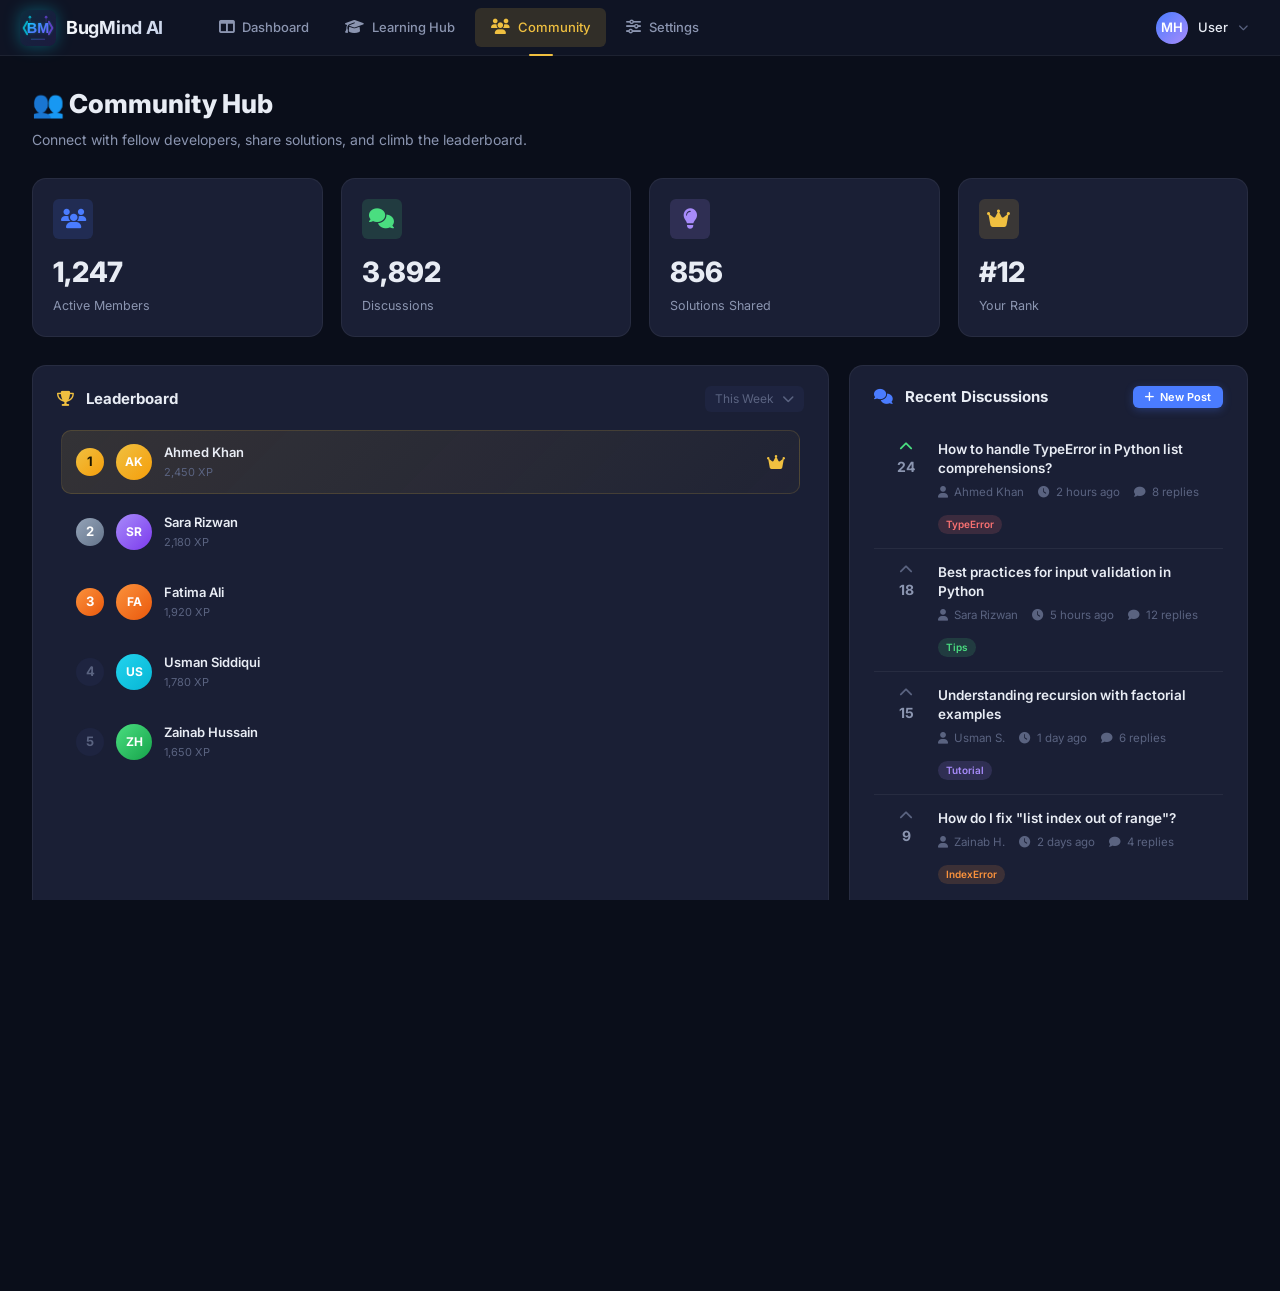
<file: frontend/community.html>
<!DOCTYPE html>
<html lang="en">
<head>
  <meta charset="UTF-8">
  <meta name="viewport" content="width=device-width, initial-scale=1.0">
  <meta name="description" content="BugMind AI Community - Connect, share, and learn with other developers">
  <title>BugMind AI — Community</title>
  <link rel="stylesheet" href="styles.css">
  <link rel="stylesheet" href="https://cdnjs.cloudflare.com/ajax/libs/font-awesome/6.5.1/css/all.min.css">
  <style>html, body { overflow: auto; }</style>
</head>
<body>

  <!-- =========== TOP NAVIGATION BAR =========== -->
  <header class="topbar">
    <div class="topbar-logo" onclick="location.href='index.html'">
      <img src="assets/logo-icon.svg" alt="BugMind AI" class="logo-icon-img">
      <span class="logo-text">BugMind AI</span>
    </div>
    <nav class="topbar-nav">
      <a href="index.html" id="nav-dashboard">
        <span class="nav-icon"><i class="fas fa-columns"></i></span> Dashboard
      </a>
      <a href="dashboard.html" id="nav-learning">
        <span class="nav-icon"><i class="fas fa-graduation-cap"></i></span> Learning Hub
      </a>
      <a href="community.html" class="active" id="nav-community">
        <span class="nav-icon"><i class="fas fa-users"></i></span> Community
      </a>
      <a href="settings.html" id="nav-settings">
        <span class="nav-icon"><i class="fas fa-sliders-h"></i></span> Settings
      </a>
    </nav>
    <div class="topbar-user" id="user-menu">
      <div class="user-avatar">MH</div>
      <span class="user-name">User</span>
      <span class="user-dropdown"><i class="fas fa-chevron-down"></i></span>
    </div>
  </header>

  <!-- =========== COMMUNITY CONTENT =========== -->
  <div class="dashboard-content">
    <div class="dashboard-greeting">
      <h1>👥 Community Hub</h1>
      <p>Connect with fellow developers, share solutions, and climb the leaderboard.</p>
    </div>

    <!-- Stats Row -->
    <div class="stats-grid">
      <div class="stat-card">
        <div class="stat-icon blue"><i class="fas fa-users"></i></div>
        <div class="stat-value">1,247</div>
        <div class="stat-label">Active Members</div>
      </div>
      <div class="stat-card">
        <div class="stat-icon green"><i class="fas fa-comments"></i></div>
        <div class="stat-value">3,892</div>
        <div class="stat-label">Discussions</div>
      </div>
      <div class="stat-card">
        <div class="stat-icon purple"><i class="fas fa-lightbulb"></i></div>
        <div class="stat-value">856</div>
        <div class="stat-label">Solutions Shared</div>
      </div>
      <div class="stat-card">
        <div class="stat-icon" style="background:var(--accent-gold-dim)"><i class="fas fa-crown" style="color:var(--accent-gold)"></i></div>
        <div class="stat-value">#12</div>
        <div class="stat-label">Your Rank</div>
      </div>
    </div>

    <div class="dashboard-grid">
      <!-- Leaderboard -->
      <div class="dashboard-card">
        <div class="dashboard-card-header">
          <h3><i class="fas fa-trophy" style="color:var(--accent-gold); margin-right:8px;"></i> Leaderboard</h3>
          <div class="card-filter">This Week <i class="fas fa-chevron-down"></i></div>
        </div>
        <div style="padding:0 4px;">
          <div class="community-rank-item" style="background:linear-gradient(135deg, rgba(240,192,64,0.12), rgba(240,192,64,0.03)); border:1px solid rgba(240,192,64,0.15);">
            <span class="rank-badge gold">1</span>
            <div class="rank-avatar" style="background:linear-gradient(135deg, #f0c040, #f59e0b);">AK</div>
            <div class="rank-info">
              <span class="rank-name">Ahmed Khan</span>
              <span class="rank-score">2,450 XP</span>
            </div>
            <i class="fas fa-crown" style="color:var(--accent-gold); font-size:16px;"></i>
          </div>
          <div class="community-rank-item">
            <span class="rank-badge silver">2</span>
            <div class="rank-avatar" style="background:linear-gradient(135deg, #a78bfa, #7c3aed);">SR</div>
            <div class="rank-info">
              <span class="rank-name">Sara Rizwan</span>
              <span class="rank-score">2,180 XP</span>
            </div>
          </div>
          <div class="community-rank-item">
            <span class="rank-badge bronze">3</span>
            <div class="rank-avatar" style="background:linear-gradient(135deg, #fb923c, #ea580c);">FA</div>
            <div class="rank-info">
              <span class="rank-name">Fatima Ali</span>
              <span class="rank-score">1,920 XP</span>
            </div>
          </div>
          <div class="community-rank-item">
            <span class="rank-badge">4</span>
            <div class="rank-avatar" style="background:linear-gradient(135deg, #22d3ee, #06b6d4);">US</div>
            <div class="rank-info">
              <span class="rank-name">Usman Siddiqui</span>
              <span class="rank-score">1,780 XP</span>
            </div>
          </div>
          <div class="community-rank-item">
            <span class="rank-badge">5</span>
            <div class="rank-avatar" style="background:linear-gradient(135deg, #4ade80, #16a34a);">ZH</div>
            <div class="rank-info">
              <span class="rank-name">Zainab Hussain</span>
              <span class="rank-score">1,650 XP</span>
            </div>
          </div>
        </div>
      </div>

      <!-- Recent Discussions -->
      <div class="dashboard-card">
        <div class="dashboard-card-header">
          <h3><i class="fas fa-comments" style="color:var(--accent-blue); margin-right:8px;"></i> Recent Discussions</h3>
          <button class="btn-autofix" style="font-size:11px; padding:4px 12px;" onclick="alert('New post feature coming soon!')">
            <i class="fas fa-plus"></i> New Post
          </button>
        </div>

        <div class="discussion-item">
          <div class="discussion-votes">
            <i class="fas fa-chevron-up" style="cursor:pointer; color:var(--accent-green);"></i>
            <span>24</span>
          </div>
          <div class="discussion-content">
            <h4>How to handle TypeError in Python list comprehensions?</h4>
            <div class="discussion-meta">
              <span><i class="fas fa-user"></i> Ahmed Khan</span>
              <span><i class="fas fa-clock"></i> 2 hours ago</span>
              <span><i class="fas fa-comment"></i> 8 replies</span>
              <span class="discussion-tag">TypeError</span>
            </div>
          </div>
        </div>

        <div class="discussion-item">
          <div class="discussion-votes">
            <i class="fas fa-chevron-up" style="cursor:pointer; color:var(--text-tertiary);"></i>
            <span>18</span>
          </div>
          <div class="discussion-content">
            <h4>Best practices for input validation in Python</h4>
            <div class="discussion-meta">
              <span><i class="fas fa-user"></i> Sara Rizwan</span>
              <span><i class="fas fa-clock"></i> 5 hours ago</span>
              <span><i class="fas fa-comment"></i> 12 replies</span>
              <span class="discussion-tag" style="background:var(--accent-green-dim); color:var(--accent-green);">Tips</span>
            </div>
          </div>
        </div>

        <div class="discussion-item">
          <div class="discussion-votes">
            <i class="fas fa-chevron-up" style="cursor:pointer; color:var(--text-tertiary);"></i>
            <span>15</span>
          </div>
          <div class="discussion-content">
            <h4>Understanding recursion with factorial examples</h4>
            <div class="discussion-meta">
              <span><i class="fas fa-user"></i> Usman S.</span>
              <span><i class="fas fa-clock"></i> 1 day ago</span>
              <span><i class="fas fa-comment"></i> 6 replies</span>
              <span class="discussion-tag" style="background:var(--accent-purple-dim); color:var(--accent-purple);">Tutorial</span>
            </div>
          </div>
        </div>

        <div class="discussion-item">
          <div class="discussion-votes">
            <i class="fas fa-chevron-up" style="cursor:pointer; color:var(--text-tertiary);"></i>
            <span>9</span>
          </div>
          <div class="discussion-content">
            <h4>How do I fix "list index out of range"?</h4>
            <div class="discussion-meta">
              <span><i class="fas fa-user"></i> Zainab H.</span>
              <span><i class="fas fa-clock"></i> 2 days ago</span>
              <span><i class="fas fa-comment"></i> 4 replies</span>
              <span class="discussion-tag" style="background:var(--accent-orange-dim); color:var(--accent-orange);">IndexError</span>
            </div>
          </div>
        </div>
      </div>
    </div>

    <!-- Challenges Section -->
    <div class="dashboard-card" style="margin-bottom:40px;">
      <div class="dashboard-card-header">
        <h3><i class="fas fa-bolt" style="color:var(--accent-cyan); margin-right:8px;"></i> Weekly Challenges</h3>
      </div>
      <div style="display:grid; grid-template-columns: repeat(3, 1fr); gap:14px;">
        <div class="practice-item" style="flex-direction:column; align-items:flex-start; padding:18px;">
          <div style="display:flex; align-items:center; gap:8px; margin-bottom:8px;">
            <div class="practice-icon" style="background:var(--accent-blue-dim);"><i class="fas fa-puzzle-piece" style="color:var(--accent-blue);"></i></div>
            <span class="discussion-tag" style="background:var(--accent-green-dim); color:var(--accent-green);">Active</span>
          </div>
          <span style="font-size:14px; font-weight:600; color:var(--text-primary); margin-bottom:4px;">Fix the Bug</span>
          <span style="font-size:12px; color:var(--text-tertiary); margin-bottom:8px;">Find and fix 5 TypeError bugs</span>
          <div class="topic-progress" style="width:100%;"><div class="progress-fill" style="width:60%; background:var(--accent-blue);"></div></div>
          <span style="font-size:11px; color:var(--text-tertiary); margin-top:4px;">3/5 completed</span>
        </div>
        <div class="practice-item" style="flex-direction:column; align-items:flex-start; padding:18px;">
          <div style="display:flex; align-items:center; gap:8px; margin-bottom:8px;">
            <div class="practice-icon" style="background:var(--accent-gold-dim);"><i class="fas fa-code" style="color:var(--accent-gold);"></i></div>
            <span class="discussion-tag" style="background:var(--accent-gold-dim); color:var(--accent-gold);">New</span>
          </div>
          <span style="font-size:14px; font-weight:600; color:var(--text-primary); margin-bottom:4px;">Code Streak</span>
          <span style="font-size:12px; color:var(--text-tertiary); margin-bottom:8px;">Run code for 7 days straight</span>
          <div class="topic-progress" style="width:100%;"><div class="progress-fill" style="width:71%; background:var(--accent-gold);"></div></div>
          <span style="font-size:11px; color:var(--text-tertiary); margin-top:4px;">5/7 days</span>
        </div>
        <div class="practice-item" style="flex-direction:column; align-items:flex-start; padding:18px;">
          <div style="display:flex; align-items:center; gap:8px; margin-bottom:8px;">
            <div class="practice-icon" style="background:var(--accent-purple-dim);"><i class="fas fa-users" style="color:var(--accent-purple);"></i></div>
            <span class="discussion-tag" style="background:var(--accent-orange-dim); color:var(--accent-orange);">Upcoming</span>
          </div>
          <span style="font-size:14px; font-weight:600; color:var(--text-primary); margin-bottom:4px;">Help Others</span>
          <span style="font-size:12px; color:var(--text-tertiary); margin-bottom:8px;">Reply to 3 community questions</span>
          <div class="topic-progress" style="width:100%;"><div class="progress-fill" style="width:0%; background:var(--accent-purple);"></div></div>
          <span style="font-size:11px; color:var(--text-tertiary); margin-top:4px;">Starts Monday</span>
        </div>
      </div>
    </div>
  </div>

  <script>
    // Update user display
    const user = JSON.parse(localStorage.getItem('bugmind_user') || 'null');
    if (user) {
      const un = document.querySelector('.user-name');
      const ua = document.querySelector('.user-avatar');
      if (un) un.textContent = user.name || 'User';
      if (ua) ua.textContent = (user.name || 'U').substring(0, 2).toUpperCase();
    }
  </script>
</body>
</html>
</file>
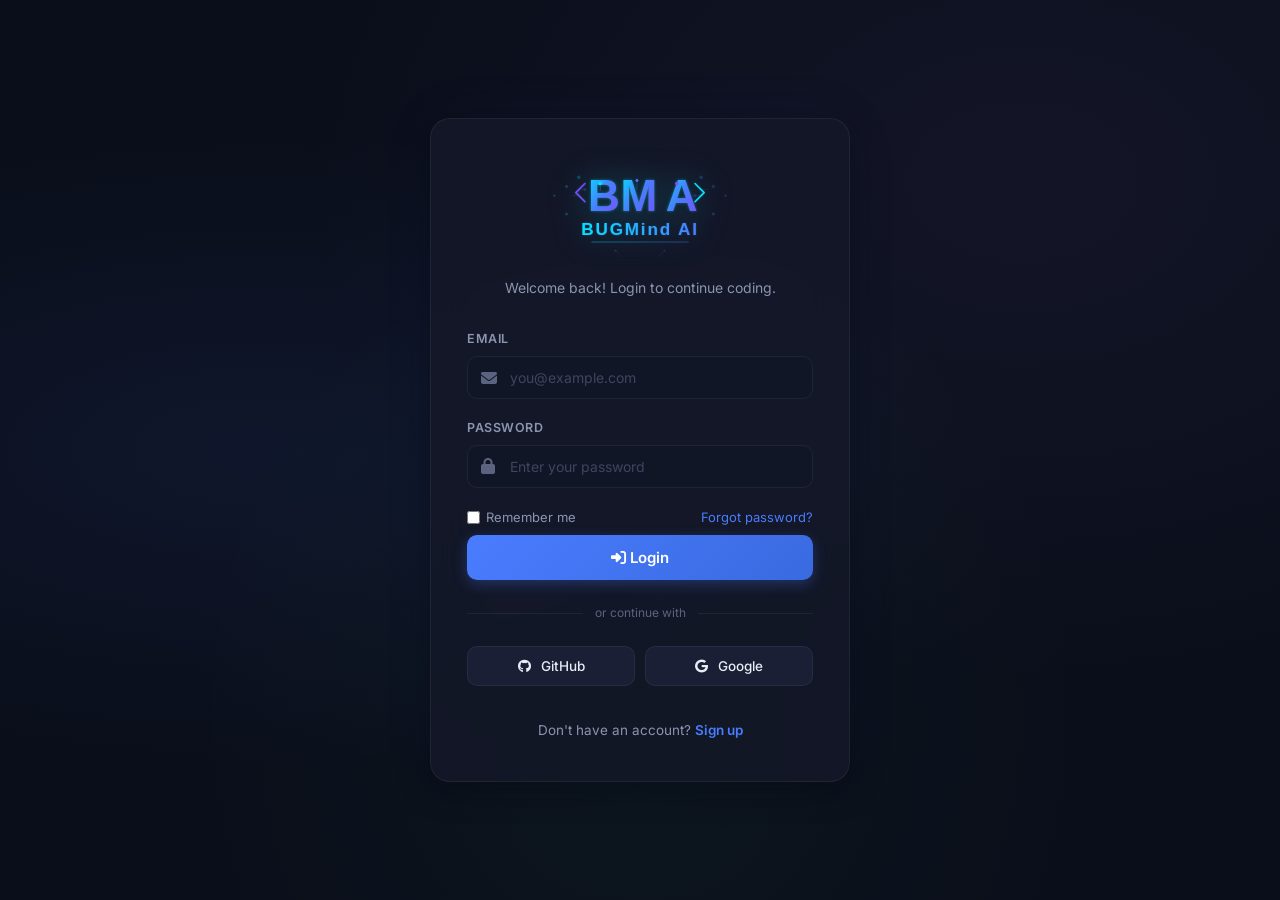
<file: frontend/login.html>
<!DOCTYPE html>
<html lang="en">
<head>
  <meta charset="UTF-8">
  <meta name="viewport" content="width=device-width, initial-scale=1.0">
  <meta name="description" content="Login to BugMind AI - Your AI-powered coding assistant">
  <title>BugMind AI — Login</title>
  <link rel="stylesheet" href="styles.css">
  <link rel="stylesheet" href="https://cdnjs.cloudflare.com/ajax/libs/font-awesome/6.5.1/css/all.min.css">
  <style>html, body { overflow: auto; height: auto; }</style>
</head>
<body>
  <div class="auth-page">
    <div class="auth-card">
      <div class="auth-logo">
        <img src="assets/logo.svg" alt="BugMind AI" class="auth-logo-img">
      </div>
      <p class="auth-subtitle">Welcome back! Login to continue coding.</p>

      <form id="login-form" onsubmit="return handleLogin(event)">
        <div class="form-group">
          <label for="email">Email</label>
          <div class="input-icon">
            <span class="icon"><i class="fas fa-envelope"></i></span>
            <input type="email" id="email" placeholder="you@example.com" required autocomplete="email">
          </div>
        </div>

        <div class="form-group">
          <label for="password">Password</label>
          <div class="input-icon">
            <span class="icon"><i class="fas fa-lock"></i></span>
            <input type="password" id="password" placeholder="Enter your password" required autocomplete="current-password">
          </div>
        </div>

        <div style="display:flex; justify-content:space-between; align-items:center; margin-bottom:8px;">
          <label style="display:flex; align-items:center; gap:6px; cursor:pointer; font-size:13px; color:var(--text-secondary); text-transform:none; letter-spacing:0;">
            <input type="checkbox" style="width:auto; accent-color:var(--accent-blue);">
            Remember me
          </label>
          <a href="#" style="font-size:13px;">Forgot password?</a>
        </div>

        <button type="submit" class="btn-primary" id="btn-login">
          <i class="fas fa-sign-in-alt"></i> Login
        </button>
      </form>

      <div class="form-divider">or continue with</div>

      <div style="display:flex; gap:10px; margin-bottom:20px;">
        <button class="btn-social" id="btn-github" style="flex:1;">
          <i class="fab fa-github"></i> GitHub
        </button>
        <button class="btn-social" id="btn-google" style="flex:1;">
          <i class="fab fa-google"></i> Google
        </button>
      </div>

      <p class="auth-footer">
        Don't have an account? <a href="signup.html">Sign up</a>
      </p>
    </div>
  </div>

  <script>
    const API_BASE = 'http://localhost:8000/api';

    async function handleLogin(e) {
      e.preventDefault();
      const email = document.getElementById('email').value;
      const password = document.getElementById('password').value;
      const btn = document.getElementById('btn-login');

      btn.innerHTML = '<i class="fas fa-spinner fa-spin"></i> Logging in...';
      btn.disabled = true;

      try {
        const res = await fetch(`${API_BASE}/auth/login`, {
          method: 'POST',
          headers: { 'Content-Type': 'application/json' },
          body: JSON.stringify({ email, password })
        });
        const data = await res.json();
        if (!res.ok) throw new Error(data.detail || 'Login failed');

        localStorage.setItem('bugmind_token', data.token);
        localStorage.setItem('bugmind_user', JSON.stringify(data.user));
        window.location.href = 'index.html';
      } catch (err) {
        if (err.message === 'Failed to fetch') {
          showError('Backend not running. Run: cd backend && python main.py');
        } else {
          showError(err.message);
        }
        btn.innerHTML = '<i class="fas fa-sign-in-alt"></i> Login';
        btn.disabled = false;
      }
      return false;
    }

    function showError(msg) {
      let existing = document.querySelector('.auth-error');
      if (existing) existing.remove();
      const div = document.createElement('div');
      div.className = 'auth-error';
      div.style.cssText = 'background:var(--accent-red-dim); color:var(--accent-red); padding:10px 14px; border-radius:8px; font-size:13px; margin-bottom:16px; display:flex; align-items:center; gap:8px; animation:cardFadeIn 0.3s ease;';
      div.innerHTML = '<i class="fas fa-exclamation-circle"></i> ' + msg;
      document.getElementById('login-form').prepend(div);
      setTimeout(() => div.remove(), 5000);
    }

    // Social login mock
    document.getElementById('btn-github')?.addEventListener('click', () => showError('GitHub login coming soon!'));
    document.getElementById('btn-google')?.addEventListener('click', () => showError('Google login coming soon!'));
  </script>
</body>
</html>
</file>
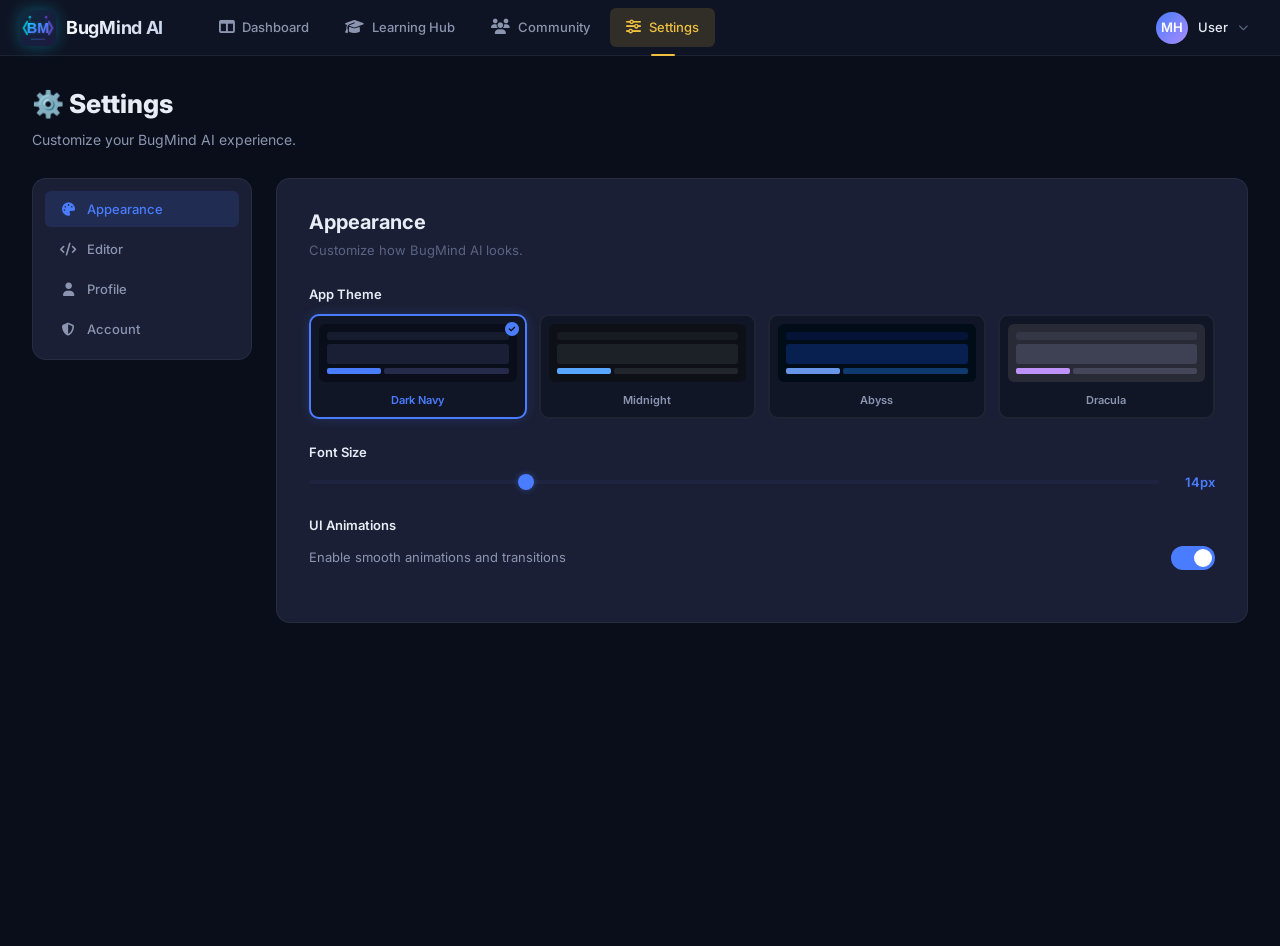
<file: frontend/settings.html>
<!DOCTYPE html>
<html lang="en">
<head>
  <meta charset="UTF-8">
  <meta name="viewport" content="width=device-width, initial-scale=1.0">
  <meta name="description" content="BugMind AI Settings - Customize your coding experience">
  <title>BugMind AI — Settings</title>
  <link rel="stylesheet" href="styles.css">
  <link rel="stylesheet" href="https://cdnjs.cloudflare.com/ajax/libs/font-awesome/6.5.1/css/all.min.css">
  <style>html, body { overflow: auto; }</style>
</head>
<body>

  <!-- =========== TOP NAVIGATION BAR =========== -->
  <header class="topbar">
    <div class="topbar-logo" onclick="location.href='index.html'">
      <img src="assets/logo-icon.svg" alt="BugMind AI" class="logo-icon-img">
      <span class="logo-text">BugMind AI</span>
    </div>
    <nav class="topbar-nav">
      <a href="index.html" id="nav-dashboard">
        <span class="nav-icon"><i class="fas fa-columns"></i></span> Dashboard
      </a>
      <a href="dashboard.html" id="nav-learning">
        <span class="nav-icon"><i class="fas fa-graduation-cap"></i></span> Learning Hub
      </a>
      <a href="community.html" id="nav-community">
        <span class="nav-icon"><i class="fas fa-users"></i></span> Community
      </a>
      <a href="settings.html" class="active" id="nav-settings">
        <span class="nav-icon"><i class="fas fa-sliders-h"></i></span> Settings
      </a>
    </nav>
    <div class="topbar-user" id="user-menu">
      <div class="user-avatar">MH</div>
      <span class="user-name">User</span>
      <span class="user-dropdown"><i class="fas fa-chevron-down"></i></span>
    </div>
  </header>

  <!-- =========== SETTINGS CONTENT =========== -->
  <div class="dashboard-content">
    <div class="dashboard-greeting">
      <h1>⚙️ Settings</h1>
      <p>Customize your BugMind AI experience.</p>
    </div>

    <div class="settings-layout">
      <!-- LEFT: Settings Nav -->
      <div class="settings-nav">
        <button class="settings-nav-item active" onclick="showSettingsTab(this, 'tab-appearance')">
          <i class="fas fa-palette"></i> Appearance
        </button>
        <button class="settings-nav-item" onclick="showSettingsTab(this, 'tab-editor')">
          <i class="fas fa-code"></i> Editor
        </button>
        <button class="settings-nav-item" onclick="showSettingsTab(this, 'tab-profile')">
          <i class="fas fa-user"></i> Profile
        </button>
        <button class="settings-nav-item" onclick="showSettingsTab(this, 'tab-account')">
          <i class="fas fa-shield-alt"></i> Account
        </button>
      </div>

      <!-- RIGHT: Settings Panels -->
      <div class="settings-panels">

        <!-- ===== APPEARANCE TAB ===== -->
        <div class="settings-panel active" id="tab-appearance">
          <h2>Appearance</h2>
          <p class="settings-desc">Customize how BugMind AI looks.</p>

          <div class="setting-group">
            <label class="setting-label">App Theme</label>
            <div class="theme-grid">
              <div class="theme-card active" data-theme="dark-navy" onclick="selectAppTheme(this, 'dark-navy')">
                <div class="theme-preview" style="background:#0a0e1a;">
                  <div style="background:#161b2e; height:8px; border-radius:3px; margin-bottom:4px;"></div>
                  <div style="background:#1a1f35; height:20px; border-radius:3px; margin-bottom:4px;"></div>
                  <div style="display:flex; gap:3px;">
                    <div style="background:#4a7cff; height:6px; width:30%; border-radius:2px;"></div>
                    <div style="background:#252b48; height:6px; flex:1; border-radius:2px;"></div>
                  </div>
                </div>
                <span>Dark Navy</span>
                <i class="fas fa-check-circle theme-check"></i>
              </div>
              <div class="theme-card" data-theme="midnight" onclick="selectAppTheme(this, 'midnight')">
                <div class="theme-preview" style="background:#0d1117;">
                  <div style="background:#161b22; height:8px; border-radius:3px; margin-bottom:4px;"></div>
                  <div style="background:#1c2128; height:20px; border-radius:3px; margin-bottom:4px;"></div>
                  <div style="display:flex; gap:3px;">
                    <div style="background:#58a6ff; height:6px; width:30%; border-radius:2px;"></div>
                    <div style="background:#21262d; height:6px; flex:1; border-radius:2px;"></div>
                  </div>
                </div>
                <span>Midnight</span>
                <i class="fas fa-check-circle theme-check"></i>
              </div>
              <div class="theme-card" data-theme="abyss" onclick="selectAppTheme(this, 'abyss')">
                <div class="theme-preview" style="background:#000c18;">
                  <div style="background:#051336; height:8px; border-radius:3px; margin-bottom:4px;"></div>
                  <div style="background:#082050; height:20px; border-radius:3px; margin-bottom:4px;"></div>
                  <div style="display:flex; gap:3px;">
                    <div style="background:#6796e6; height:6px; width:30%; border-radius:2px;"></div>
                    <div style="background:#0e3a6e; height:6px; flex:1; border-radius:2px;"></div>
                  </div>
                </div>
                <span>Abyss</span>
                <i class="fas fa-check-circle theme-check"></i>
              </div>
              <div class="theme-card" data-theme="dracula" onclick="selectAppTheme(this, 'dracula')">
                <div class="theme-preview" style="background:#282a36;">
                  <div style="background:#343746; height:8px; border-radius:3px; margin-bottom:4px;"></div>
                  <div style="background:#3e4154; height:20px; border-radius:3px; margin-bottom:4px;"></div>
                  <div style="display:flex; gap:3px;">
                    <div style="background:#bd93f9; height:6px; width:30%; border-radius:2px;"></div>
                    <div style="background:#44475a; height:6px; flex:1; border-radius:2px;"></div>
                  </div>
                </div>
                <span>Dracula</span>
                <i class="fas fa-check-circle theme-check"></i>
              </div>
            </div>
          </div>

          <div class="setting-group">
            <label class="setting-label">Font Size</label>
            <div class="setting-row">
              <input type="range" min="12" max="20" value="14" class="setting-range" id="font-size-range" oninput="document.getElementById('font-size-val').textContent = this.value + 'px'">
              <span id="font-size-val" class="setting-value">14px</span>
            </div>
          </div>

          <div class="setting-group">
            <label class="setting-label">UI Animations</label>
            <div class="setting-row">
              <span class="setting-desc-inline">Enable smooth animations and transitions</span>
              <label class="toggle-switch">
                <input type="checkbox" checked>
                <span class="toggle-slider"></span>
              </label>
            </div>
          </div>
        </div>

        <!-- ===== EDITOR TAB ===== -->
        <div class="settings-panel" id="tab-editor">
          <h2>Editor Settings</h2>
          <p class="settings-desc">Customize the code editor experience.</p>

          <div class="setting-group">
            <label class="setting-label">Code Theme</label>
            <div class="theme-grid">
              <div class="theme-card active" data-editor-theme="bugmind-dark" onclick="selectEditorTheme(this, 'bugmind-dark')">
                <div class="theme-preview" style="background:#141828; font-family:'JetBrains Mono',monospace; font-size:8px; padding:6px; line-height:1.4;">
                  <span style="color:#c792ea;">def</span> <span style="color:#82aaff;">hello</span><span style="color:#89ddff;">()</span><span style="color:#89ddff;">:</span><br>
                  <span style="color:#e8ecf4;">&nbsp;&nbsp;print</span><span style="color:#89ddff;">(</span><span style="color:#ecc48d;">"Hi"</span><span style="color:#89ddff;">)</span>
                </div>
                <span>BugMind Dark</span>
                <i class="fas fa-check-circle theme-check"></i>
              </div>
              <div class="theme-card" data-editor-theme="monokai" onclick="selectEditorTheme(this, 'monokai')">
                <div class="theme-preview" style="background:#272822; font-family:'JetBrains Mono',monospace; font-size:8px; padding:6px; line-height:1.4;">
                  <span style="color:#f92672;">def</span> <span style="color:#a6e22e;">hello</span><span style="color:#f8f8f2;">()</span><span style="color:#f8f8f2;">:</span><br>
                  <span style="color:#f8f8f2;">&nbsp;&nbsp;print</span><span style="color:#f8f8f2;">(</span><span style="color:#e6db74;">"Hi"</span><span style="color:#f8f8f2;">)</span>
                </div>
                <span>Monokai</span>
                <i class="fas fa-check-circle theme-check"></i>
              </div>
              <div class="theme-card" data-editor-theme="github-dark" onclick="selectEditorTheme(this, 'github-dark')">
                <div class="theme-preview" style="background:#0d1117; font-family:'JetBrains Mono',monospace; font-size:8px; padding:6px; line-height:1.4;">
                  <span style="color:#ff7b72;">def</span> <span style="color:#d2a8ff;">hello</span><span style="color:#c9d1d9;">()</span><span style="color:#c9d1d9;">:</span><br>
                  <span style="color:#c9d1d9;">&nbsp;&nbsp;print</span><span style="color:#c9d1d9;">(</span><span style="color:#a5d6ff;">"Hi"</span><span style="color:#c9d1d9;">)</span>
                </div>
                <span>GitHub Dark</span>
                <i class="fas fa-check-circle theme-check"></i>
              </div>
              <div class="theme-card" data-editor-theme="solarized" onclick="selectEditorTheme(this, 'solarized')">
                <div class="theme-preview" style="background:#002b36; font-family:'JetBrains Mono',monospace; font-size:8px; padding:6px; line-height:1.4;">
                  <span style="color:#b58900;">def</span> <span style="color:#268bd2;">hello</span><span style="color:#839496;">()</span><span style="color:#839496;">:</span><br>
                  <span style="color:#839496;">&nbsp;&nbsp;print</span><span style="color:#839496;">(</span><span style="color:#2aa198;">"Hi"</span><span style="color:#839496;">)</span>
                </div>
                <span>Solarized</span>
                <i class="fas fa-check-circle theme-check"></i>
              </div>
            </div>
          </div>

          <div class="setting-group">
            <label class="setting-label">Editor Font Size</label>
            <div class="setting-row">
              <input type="range" min="12" max="24" value="15" class="setting-range" id="editor-font-range" oninput="document.getElementById('editor-font-val').textContent = this.value + 'px'">
              <span id="editor-font-val" class="setting-value">15px</span>
            </div>
          </div>

          <div class="setting-group">
            <label class="setting-label">Mini Map</label>
            <div class="setting-row">
              <span class="setting-desc-inline">Show minimap in editor sidebar</span>
              <label class="toggle-switch">
                <input type="checkbox" id="toggle-minimap">
                <span class="toggle-slider"></span>
              </label>
            </div>
          </div>

          <div class="setting-group">
            <label class="setting-label">Word Wrap</label>
            <div class="setting-row">
              <span class="setting-desc-inline">Wrap long lines instead of horizontal scrolling</span>
              <label class="toggle-switch">
                <input type="checkbox" checked id="toggle-wordwrap">
                <span class="toggle-slider"></span>
              </label>
            </div>
          </div>

          <div class="setting-group">
            <label class="setting-label">Line Numbers</label>
            <div class="setting-row">
              <span class="setting-desc-inline">Show line numbers in editor gutter</span>
              <label class="toggle-switch">
                <input type="checkbox" checked id="toggle-linenumbers">
                <span class="toggle-slider"></span>
              </label>
            </div>
          </div>

          <div class="setting-group">
            <label class="setting-label">Bracket Colorization</label>
            <div class="setting-row">
              <span class="setting-desc-inline">Color matching brackets for easy identification</span>
              <label class="toggle-switch">
                <input type="checkbox" checked id="toggle-brackets">
                <span class="toggle-slider"></span>
              </label>
            </div>
          </div>
        </div>

        <!-- ===== PROFILE TAB ===== -->
        <div class="settings-panel" id="tab-profile">
          <h2>Profile</h2>
          <p class="settings-desc">Manage your public profile information.</p>

          <div class="setting-group">
            <div class="profile-header">
              <div class="profile-avatar-large">MH</div>
              <div>
                <h3 id="profile-name">Mudassar Hussain</h3>
                <p style="color:var(--text-tertiary); font-size:13px;">Member since March 2026</p>
              </div>
            </div>
          </div>

          <div class="setting-group">
            <label class="setting-label">Display Name</label>
            <input type="text" class="setting-input" id="profile-display-name" value="Mudassar Hussain">
          </div>

          <div class="setting-group">
            <label class="setting-label">Email</label>
            <input type="email" class="setting-input" id="profile-email" value="mudassar@example.com" disabled style="opacity:0.6;">
          </div>

          <div class="setting-group">
            <label class="setting-label">Bio</label>
            <textarea class="setting-input" rows="3" style="resize:vertical;" placeholder="Tell the community about yourself...">AI/ML enthusiast learning Python with BugMind AI 🧠</textarea>
          </div>

          <button class="btn-primary" style="width:auto; padding:10px 28px;" onclick="saveProfile()">
            <i class="fas fa-save"></i> Save Profile
          </button>
        </div>

        <!-- ===== ACCOUNT TAB ===== -->
        <div class="settings-panel" id="tab-account">
          <h2>Account & Security</h2>
          <p class="settings-desc">Manage your account security settings.</p>

          <div class="setting-group">
            <label class="setting-label">Change Password</label>
            <input type="password" class="setting-input" placeholder="Current password" style="margin-bottom:8px;">
            <input type="password" class="setting-input" placeholder="New password" style="margin-bottom:8px;">
            <input type="password" class="setting-input" placeholder="Confirm new password">
            <button class="btn-primary" style="width:auto; padding:8px 20px; margin-top:12px; font-size:12px;" onclick="alert('Password updated!')">
              Update Password
            </button>
          </div>

          <div class="setting-group" style="border-top:1px solid var(--border-color); padding-top:20px;">
            <label class="setting-label">Sessions</label>
            <div class="setting-row" style="background:var(--bg-card); padding:12px 16px; border-radius:var(--radius-md); border:1px solid var(--border-color);">
              <div>
                <span style="font-size:13px; font-weight:600; color:var(--text-primary);"><i class="fas fa-desktop" style="color:var(--accent-green); margin-right:6px;"></i> Current Session</span>
                <p style="font-size:11px; color:var(--text-tertiary); margin-top:2px;">Windows • Chrome • Active now</p>
              </div>
              <span style="font-size:11px; color:var(--accent-green); font-weight:600;">Active</span>
            </div>
          </div>

          <div class="setting-group" style="border-top:1px solid var(--border-color); padding-top:20px;">
            <label class="setting-label" style="color:var(--accent-red);">Danger Zone</label>
            <button style="background:var(--accent-red-dim); color:var(--accent-red); border:1px solid rgba(248,113,113,0.3); padding:8px 20px; border-radius:var(--radius-sm); font-family:'Inter',sans-serif; font-size:12px; font-weight:600; cursor:pointer;" onclick="logout()">
              <i class="fas fa-sign-out-alt"></i> Logout
            </button>
          </div>
        </div>

      </div>
    </div>
  </div>

  <script>
    // Settings tab switching
    function showSettingsTab(btn, tabId) {
      document.querySelectorAll('.settings-nav-item').forEach(b => b.classList.remove('active'));
      document.querySelectorAll('.settings-panel').forEach(p => p.classList.remove('active'));
      btn.classList.add('active');
      document.getElementById(tabId).classList.add('active');
    }

    // App theme selection
    function selectAppTheme(card, theme) {
      document.querySelectorAll('.theme-card[data-theme]').forEach(c => c.classList.remove('active'));
      card.classList.add('active');
      localStorage.setItem('bugmind_app_theme', theme);
      showToast('🎨 Theme changed to ' + card.querySelector('span').textContent);
    }

    // Editor theme selection
    function selectEditorTheme(card, theme) {
      document.querySelectorAll('.theme-card[data-editor-theme]').forEach(c => c.classList.remove('active'));
      card.classList.add('active');
      localStorage.setItem('bugmind_editor_theme', theme);
      showToast('✅ Editor theme changed to ' + card.querySelector('span').textContent);
    }

    function saveProfile() {
      const name = document.getElementById('profile-display-name').value;
      const user = JSON.parse(localStorage.getItem('bugmind_user') || '{}');
      user.name = name;
      localStorage.setItem('bugmind_user', JSON.stringify(user));
      showToast('✅ Profile saved!');
    }

    function logout() {
      localStorage.removeItem('bugmind_token');
      localStorage.removeItem('bugmind_user');
      window.location.href = 'login.html';
    }

    function showToast(message) {
      const existing = document.querySelector('.toast-notification');
      if (existing) existing.remove();
      const toast = document.createElement('div');
      toast.className = 'toast-notification';
      toast.style.cssText = 'position:fixed; bottom:60px; right:24px; background:var(--accent-blue-dim); color:var(--accent-blue); padding:12px 20px; border-radius:10px; font-size:13px; font-weight:500; font-family:"Inter",sans-serif; z-index:9999; animation:popupSlideIn 0.3s ease; backdrop-filter:blur(10px); border:1px solid rgba(255,255,255,0.06); box-shadow:0 8px 32px rgba(0,0,0,0.3);';
      toast.textContent = message;
      document.body.appendChild(toast);
      setTimeout(() => { toast.style.opacity = '0'; toast.style.transition = 'all 0.3s ease'; setTimeout(() => toast.remove(), 300); }, 3000);
    }

    // Load user info
    const user = JSON.parse(localStorage.getItem('bugmind_user') || 'null');
    if (user) {
      document.querySelector('.user-name').textContent = user.name || 'User';
      document.querySelector('.user-avatar').textContent = (user.name || 'U').substring(0, 2).toUpperCase();
      document.getElementById('profile-name').textContent = user.name || 'User';
      document.getElementById('profile-display-name').value = user.name || '';
      document.getElementById('profile-email').value = user.email || '';
      document.querySelector('.profile-avatar-large').textContent = (user.name || 'U').substring(0, 2).toUpperCase();
    }

    // Load saved theme
    const savedAppTheme = localStorage.getItem('bugmind_app_theme');
    if (savedAppTheme) {
      document.querySelectorAll('.theme-card[data-theme]').forEach(c => {
        c.classList.toggle('active', c.dataset.theme === savedAppTheme);
      });
    }
    const savedEditorTheme = localStorage.getItem('bugmind_editor_theme');
    if (savedEditorTheme) {
      document.querySelectorAll('.theme-card[data-editor-theme]').forEach(c => {
        c.classList.toggle('active', c.dataset.editorTheme === savedEditorTheme);
      });
    }
  </script>
</body>
</html>
</file>
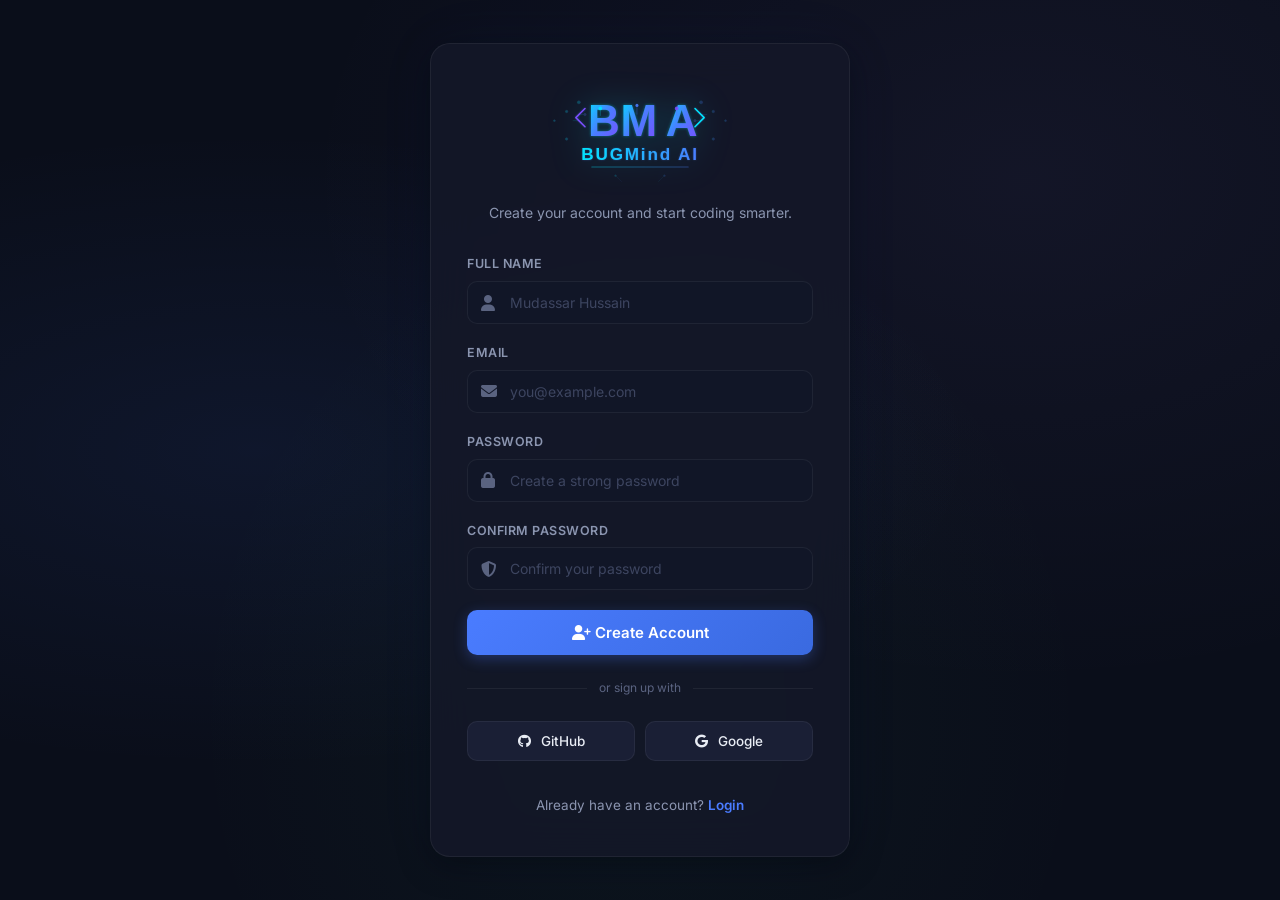
<file: frontend/signup.html>
<!DOCTYPE html>
<html lang="en">
<head>
  <meta charset="UTF-8">
  <meta name="viewport" content="width=device-width, initial-scale=1.0">
  <meta name="description" content="Create your BugMind AI account - Start learning to code smarter">
  <title>BugMind AI — Sign Up</title>
  <link rel="stylesheet" href="styles.css">
  <link rel="stylesheet" href="https://cdnjs.cloudflare.com/ajax/libs/font-awesome/6.5.1/css/all.min.css">
  <style>html, body { overflow: auto; height: auto; }</style>
</head>
<body>
  <div class="auth-page">
    <div class="auth-card">
      <div class="auth-logo">
        <img src="assets/logo.svg" alt="BugMind AI" class="auth-logo-img">
      </div>
      <p class="auth-subtitle">Create your account and start coding smarter.</p>

      <form id="signup-form" onsubmit="return handleSignup(event)">
        <div class="form-group">
          <label for="fullname">Full Name</label>
          <div class="input-icon">
            <span class="icon"><i class="fas fa-user"></i></span>
            <input type="text" id="fullname" placeholder="Mudassar Hussain" required autocomplete="name">
          </div>
        </div>

        <div class="form-group">
          <label for="email">Email</label>
          <div class="input-icon">
            <span class="icon"><i class="fas fa-envelope"></i></span>
            <input type="email" id="email" placeholder="you@example.com" required autocomplete="email">
          </div>
        </div>

        <div class="form-group">
          <label for="password">Password</label>
          <div class="input-icon">
            <span class="icon"><i class="fas fa-lock"></i></span>
            <input type="password" id="password" placeholder="Create a strong password" required minlength="6" autocomplete="new-password">
          </div>
        </div>

        <div class="form-group">
          <label for="confirm-password">Confirm Password</label>
          <div class="input-icon">
            <span class="icon"><i class="fas fa-shield-alt"></i></span>
            <input type="password" id="confirm-password" placeholder="Confirm your password" required autocomplete="new-password">
          </div>
        </div>

        <button type="submit" class="btn-primary" id="btn-signup">
          <i class="fas fa-user-plus"></i> Create Account
        </button>
      </form>

      <div class="form-divider">or sign up with</div>

      <div style="display:flex; gap:10px; margin-bottom:20px;">
        <button class="btn-social" id="btn-github" style="flex:1;">
          <i class="fab fa-github"></i> GitHub
        </button>
        <button class="btn-social" id="btn-google" style="flex:1;">
          <i class="fab fa-google"></i> Google
        </button>
      </div>

      <p class="auth-footer">
        Already have an account? <a href="login.html">Login</a>
      </p>
    </div>
  </div>

  <script>
    const API_BASE = 'http://localhost:8000/api';

    async function handleSignup(e) {
      e.preventDefault();
      const name = document.getElementById('fullname').value;
      const email = document.getElementById('email').value;
      const password = document.getElementById('password').value;
      const confirm = document.getElementById('confirm-password').value;

      if (password !== confirm) { showError('Passwords do not match!'); return false; }
      if (password.length < 6) { showError('Password must be at least 6 characters.'); return false; }

      const btn = document.getElementById('btn-signup');
      btn.innerHTML = '<i class="fas fa-spinner fa-spin"></i> Creating account...';
      btn.disabled = true;

      try {
        const res = await fetch(`${API_BASE}/auth/signup`, {
          method: 'POST',
          headers: { 'Content-Type': 'application/json' },
          body: JSON.stringify({ name, email, password })
        });
        const data = await res.json();
        if (!res.ok) throw new Error(data.detail || 'Signup failed');

        localStorage.setItem('bugmind_token', data.token);
        localStorage.setItem('bugmind_user', JSON.stringify(data.user));
        showSuccess('Account created! Redirecting...');
        setTimeout(() => window.location.href = 'index.html', 1500);
      } catch (err) {
        if (err.message === 'Failed to fetch') {
          showError('Backend not running. Run: cd backend && python main.py');
        } else {
          showError(err.message);
        }
        btn.innerHTML = '<i class="fas fa-user-plus"></i> Create Account';
        btn.disabled = false;
      }
      return false;
    }

    function showError(msg) {
      let existing = document.querySelector('.auth-error');
      if (existing) existing.remove();
      const div = document.createElement('div');
      div.className = 'auth-error';
      div.style.cssText = 'background:var(--accent-red-dim); color:var(--accent-red); padding:10px 14px; border-radius:8px; font-size:13px; margin-bottom:16px; display:flex; align-items:center; gap:8px; animation:cardFadeIn 0.3s ease;';
      div.innerHTML = '<i class="fas fa-exclamation-circle"></i> ' + msg;
      document.getElementById('signup-form').prepend(div);
      setTimeout(() => div.remove(), 5000);
    }

    function showSuccess(msg) {
      let existing = document.querySelector('.auth-success');
      if (existing) existing.remove();
      const div = document.createElement('div');
      div.className = 'auth-success';
      div.style.cssText = 'background:var(--accent-green-dim); color:var(--accent-green); padding:10px 14px; border-radius:8px; font-size:13px; margin-bottom:16px; display:flex; align-items:center; gap:8px; animation:cardFadeIn 0.3s ease;';
      div.innerHTML = '<i class="fas fa-check-circle"></i> ' + msg;
      document.getElementById('signup-form').prepend(div);
    }

    // Social login mock
    document.getElementById('btn-github')?.addEventListener('click', () => showError('GitHub signup coming soon!'));
    document.getElementById('btn-google')?.addEventListener('click', () => showError('Google signup coming soon!'));
  </script>
</body>
</html>
</file>
<file: frontend/styles.css>
/* ============================================
   BugMind AI - Global Styles
   Dark Navy Theme with Glassmorphism
   ============================================ */

@import url('https://fonts.googleapis.com/css2?family=Inter:wght@300;400;500;600;700;800&family=JetBrains+Mono:wght@400;500;600&display=swap');

/* ---- CSS Variables ---- */
:root {
  /* Background colors */
  --bg-primary: #0a0e1a;
  --bg-secondary: #0f1424;
  --bg-tertiary: #141828;
  --bg-panel: #161b2e;
  --bg-card: #1a1f35;
  --bg-hover: #1e2440;
  --bg-active: #252b48;
  --bg-input: #111627;

  /* Glass effects */
  --glass-bg: rgba(20, 24, 40, 0.85);
  --glass-border: rgba(255, 255, 255, 0.06);
  --glass-glow: rgba(74, 124, 255, 0.08);

  /* Accent colors */
  --accent-blue: #4a7cff;
  --accent-blue-hover: #5d8bff;
  --accent-blue-dim: rgba(74, 124, 255, 0.15);
  --accent-gold: #f0c040;
  --accent-gold-dim: rgba(240, 192, 64, 0.15);
  --accent-green: #4ade80;
  --accent-green-dim: rgba(74, 222, 128, 0.15);
  --accent-red: #f87171;
  --accent-red-dim: rgba(248, 113, 113, 0.15);
  --accent-purple: #a78bfa;
  --accent-purple-dim: rgba(167, 139, 250, 0.15);
  --accent-orange: #fb923c;
  --accent-orange-dim: rgba(251, 146, 60, 0.15);
  --accent-cyan: #22d3ee;

  /* Text colors */
  --text-primary: #e8ecf4;
  --text-secondary: #8b95b0;
  --text-tertiary: #5a6380;
  --text-muted: #3d4560;

  /* Border */
  --border-color: rgba(255, 255, 255, 0.06);
  --border-active: rgba(74, 124, 255, 0.3);

  /* Shadows */
  --shadow-sm: 0 2px 8px rgba(0, 0, 0, 0.2);
  --shadow-md: 0 4px 16px rgba(0, 0, 0, 0.3);
  --shadow-lg: 0 8px 32px rgba(0, 0, 0, 0.4);
  --shadow-glow: 0 0 20px rgba(74, 124, 255, 0.15);

  /* Layout */
  --sidebar-width: 220px;
  --ai-panel-width: 320px;
  --topbar-height: 56px;
  --bottombar-height: 36px;
  --tab-height: 38px;

  /* Radius */
  --radius-sm: 6px;
  --radius-md: 10px;
  --radius-lg: 14px;
  --radius-xl: 20px;

  /* Transitions */
  --transition-fast: 0.15s ease;
  --transition-normal: 0.25s ease;
  --transition-slow: 0.4s ease;
}

/* ---- Reset & Base ---- */
*, *::before, *::after {
  margin: 0;
  padding: 0;
  box-sizing: border-box;
}

html, body {
  height: 100%;
  overflow: hidden;
}

body {
  font-family: 'Inter', -apple-system, BlinkMacSystemFont, sans-serif;
  background: var(--bg-primary);
  color: var(--text-primary);
  font-size: 14px;
  line-height: 1.5;
  -webkit-font-smoothing: antialiased;
  -moz-osx-font-smoothing: grayscale;
}

a {
  color: var(--accent-blue);
  text-decoration: none;
  transition: color var(--transition-fast);
}
a:hover {
  color: var(--accent-blue-hover);
}

/* ---- Scrollbar ---- */
::-webkit-scrollbar {
  width: 6px;
  height: 6px;
}
::-webkit-scrollbar-track {
  background: transparent;
}
::-webkit-scrollbar-thumb {
  background: var(--text-muted);
  border-radius: 3px;
}
::-webkit-scrollbar-thumb:hover {
  background: var(--text-tertiary);
}

/* ============================================
   TOP NAVIGATION BAR
   ============================================ */
.topbar {
  display: flex;
  align-items: center;
  height: var(--topbar-height);
  background: var(--bg-secondary);
  border-bottom: 1px solid var(--border-color);
  padding: 0 20px;
  position: relative;
  z-index: 100;
}

.topbar-logo {
  display: flex;
  align-items: center;
  gap: 10px;
  margin-right: 40px;
  cursor: pointer;
}

.topbar-logo .logo-icon {
  width: 32px;
  height: 32px;
  background: linear-gradient(135deg, var(--accent-blue), var(--accent-purple));
  border-radius: var(--radius-sm);
  display: flex;
  align-items: center;
  justify-content: center;
  font-size: 18px;
  box-shadow: 0 0 12px rgba(74, 124, 255, 0.3);
}

/* SVG Logo Images */
.logo-icon-img {
  width: 36px;
  height: 36px;
  border-radius: var(--radius-sm);
  filter: drop-shadow(0 0 8px rgba(0, 229, 255, 0.3));
}

.ai-icon-img {
  width: 36px;
  height: 36px;
  border-radius: var(--radius-sm);
  filter: drop-shadow(0 0 8px rgba(0, 229, 255, 0.3));
}

.brand-logo-img {
  width: 20px;
  height: 20px;
  filter: drop-shadow(0 0 4px rgba(0, 229, 255, 0.2));
}

.auth-logo-img {
  width: 220px;
  height: auto;
  filter: drop-shadow(0 0 16px rgba(0, 229, 255, 0.25));
  margin: 0 auto;
  display: block;
}

.topbar-logo .logo-text {
  font-size: 18px;
  font-weight: 700;
  background: linear-gradient(135deg, #fff, #c4d0e8);
  -webkit-background-clip: text;
  -webkit-text-fill-color: transparent;
  background-clip: text;
  letter-spacing: -0.3px;
}

.topbar-nav {
  display: flex;
  align-items: center;
  gap: 4px;
  flex: 1;
}

.topbar-nav a {
  display: flex;
  align-items: center;
  gap: 8px;
  padding: 8px 16px;
  border-radius: var(--radius-sm);
  color: var(--text-secondary);
  font-size: 13px;
  font-weight: 500;
  transition: all var(--transition-fast);
  text-decoration: none;
  position: relative;
}

.topbar-nav a:hover {
  color: var(--text-primary);
  background: var(--bg-hover);
}

.topbar-nav a.active {
  color: var(--accent-gold);
  background: var(--accent-gold-dim);
}

.topbar-nav a.active::after {
  content: '';
  position: absolute;
  bottom: -9px;
  left: 50%;
  transform: translateX(-50%);
  width: 24px;
  height: 2px;
  background: var(--accent-gold);
  border-radius: 1px;
}

.topbar-nav a .nav-icon {
  font-size: 15px;
}

.topbar-user {
  display: flex;
  align-items: center;
  gap: 10px;
  cursor: pointer;
  padding: 6px 12px;
  border-radius: var(--radius-md);
  transition: background var(--transition-fast);
}
.topbar-user:hover {
  background: var(--bg-hover);
}

.topbar-user .user-avatar {
  width: 32px;
  height: 32px;
  border-radius: 50%;
  background: linear-gradient(135deg, var(--accent-blue), var(--accent-purple));
  display: flex;
  align-items: center;
  justify-content: center;
  font-size: 13px;
  font-weight: 600;
  color: #fff;
  overflow: hidden;
}
.topbar-user .user-avatar img {
  width: 100%;
  height: 100%;
  object-fit: cover;
}

.topbar-user .user-name {
  font-size: 13px;
  font-weight: 500;
  color: var(--text-primary);
}

.topbar-user .user-dropdown {
  font-size: 10px;
  color: var(--text-tertiary);
}

/* ============================================
   MAIN LAYOUT (3-Column)
   ============================================ */
.main-layout {
  display: flex;
  height: calc(100vh - var(--topbar-height));
  overflow: hidden;
}

/* ============================================
   LEFT SIDEBAR - FILE EXPLORER
   ============================================ */
.sidebar {
  width: var(--sidebar-width);
  min-width: var(--sidebar-width);
  background: var(--bg-secondary);
  border-right: 1px solid var(--border-color);
  display: flex;
  flex-direction: column;
  overflow: hidden;
}

.sidebar-section {
  padding: 12px 0;
}

.sidebar-header {
  display: flex;
  align-items: center;
  justify-content: space-between;
  padding: 0 14px;
  margin-bottom: 6px;
}

.sidebar-header .section-title {
  font-size: 11px;
  font-weight: 600;
  text-transform: uppercase;
  letter-spacing: 0.8px;
  color: var(--text-tertiary);
}

.file-tree {
  list-style: none;
}

.file-tree li {
  position: relative;
}

.file-tree .tree-item {
  display: flex;
  align-items: center;
  gap: 8px;
  padding: 6px 14px 6px 18px;
  cursor: pointer;
  color: var(--text-secondary);
  font-size: 13px;
  transition: all var(--transition-fast);
  border-left: 2px solid transparent;
}

.file-tree .tree-item:hover {
  background: var(--bg-hover);
  color: var(--text-primary);
}

.file-tree .tree-item.active {
  background: var(--accent-blue-dim);
  color: var(--accent-blue);
  border-left-color: var(--accent-blue);
}

.file-tree .tree-item .file-icon {
  font-size: 15px;
  width: 18px;
  text-align: center;
  flex-shrink: 0;
}

.file-tree .tree-item .file-name {
  flex: 1;
  white-space: nowrap;
  overflow: hidden;
  text-overflow: ellipsis;
}

.file-tree .tree-item .tree-arrow {
  font-size: 10px;
  color: var(--text-tertiary);
  transition: transform var(--transition-fast);
}

.file-tree .tree-item .tree-arrow.open {
  transform: rotate(90deg);
}

.file-tree .sub-tree {
  list-style: none;
  padding-left: 16px;
}

/* Folder styling */
.tree-item.folder .file-icon {
  color: var(--accent-gold);
}

/* Python file icon */
.tree-item.python .file-icon {
  color: var(--accent-blue);
}

/* ============================================
   CENTER PANEL - EDITOR AREA
   ============================================ */
.editor-area {
  flex: 1;
  display: flex;
  flex-direction: column;
  overflow: hidden;
  min-width: 0;
}

/* Editor Tabs */
.editor-tabs {
  display: flex;
  align-items: center;
  height: var(--tab-height);
  background: var(--bg-secondary);
  border-bottom: 1px solid var(--border-color);
  padding: 0 8px;
  gap: 2px;
  overflow-x: auto;
}

.editor-tab {
  display: flex;
  align-items: center;
  gap: 8px;
  padding: 0 14px;
  height: 32px;
  background: transparent;
  border: none;
  border-radius: var(--radius-sm) var(--radius-sm) 0 0;
  color: var(--text-secondary);
  font-family: 'Inter', sans-serif;
  font-size: 12.5px;
  cursor: pointer;
  transition: all var(--transition-fast);
  white-space: nowrap;
  position: relative;
}

.editor-tab:hover {
  background: var(--bg-hover);
  color: var(--text-primary);
}

.editor-tab.active {
  background: var(--bg-tertiary);
  color: var(--text-primary);
}

.editor-tab.active::after {
  content: '';
  position: absolute;
  bottom: 0;
  left: 0;
  right: 0;
  height: 2px;
  background: var(--accent-blue);
}

.editor-tab .tab-icon {
  font-size: 14px;
}

.editor-tab .tab-close {
  font-size: 14px;
  color: var(--text-tertiary);
  opacity: 0;
  transition: opacity var(--transition-fast);
  cursor: pointer;
  display: flex;
  align-items: center;
  justify-content: center;
  width: 16px;
  height: 16px;
  border-radius: 3px;
}

.editor-tab:hover .tab-close,
.editor-tab.active .tab-close {
  opacity: 1;
}
.editor-tab .tab-close:hover {
  background: var(--accent-red-dim);
  color: var(--accent-red);
}

.editor-tab-separator {
  margin-left: auto;
  display: flex;
  align-items: center;
  gap: 10px;
  padding: 0 8px;
}

.tab-language {
  display: flex;
  align-items: center;
  gap: 6px;
  color: var(--text-tertiary);
  font-size: 12px;
  padding: 4px 10px;
  background: var(--bg-hover);
  border-radius: var(--radius-sm);
}

/* Run Button */
.btn-run {
  display: inline-flex;
  align-items: center;
  gap: 6px;
  padding: 5px 16px;
  background: linear-gradient(135deg, #22c55e, #16a34a);
  color: #fff;
  border: none;
  border-radius: var(--radius-sm);
  font-family: 'Inter', sans-serif;
  font-size: 12.5px;
  font-weight: 600;
  cursor: pointer;
  transition: all var(--transition-fast);
  box-shadow: 0 2px 8px rgba(34, 197, 94, 0.3);
}
.btn-run:hover {
  background: linear-gradient(135deg, #16a34a, #15803d);
  transform: translateY(-1px);
  box-shadow: 0 4px 12px rgba(34, 197, 94, 0.4);
}
.btn-run:active { transform: translateY(0); }
.btn-run.running {
  background: linear-gradient(135deg, #f59e0b, #d97706);
  pointer-events: none;
}

/* Toolbar icon buttons */
.btn-toolbar {
  display: inline-flex;
  align-items: center;
  justify-content: center;
  width: 30px;
  height: 30px;
  background: transparent;
  color: var(--text-tertiary);
  border: 1px solid var(--border-color);
  border-radius: var(--radius-sm);
  font-size: 13px;
  cursor: pointer;
  transition: all var(--transition-fast);
}
.btn-toolbar:hover {
  color: var(--text-primary);
  background: var(--bg-hover);
  border-color: var(--border-active);
}

/* Output Console */
.output-console {
  background: #0c0f1a;
  border-top: 1px solid var(--border-color);
  padding: 10px 16px;
  font-family: 'JetBrains Mono', monospace;
  font-size: 13px;
  color: var(--accent-green);
  overflow-y: auto;
  max-height: 140px;
  white-space: pre-wrap;
  line-height: 1.6;
}
.output-console .output-error {
  color: var(--accent-red);
}
.output-console .output-info {
  color: var(--accent-cyan);
}
.output-console .output-header {
  color: var(--text-tertiary);
  font-size: 11px;
  margin-bottom: 4px;
  display: flex;
  align-items: center;
  gap: 6px;
}

/* Editor Container */
.editor-container {
  flex: 1;
  position: relative;
  overflow: hidden;
  background: var(--bg-tertiary);
}

#monaco-editor {
  width: 100%;
  height: 100%;
}

/* ============================================
   ERROR OVERLAY / POPUP
   ============================================ */
.error-popup {
  position: absolute;
  left: 60px;
  top: 140px;
  background: var(--bg-card);
  border: 1px solid var(--border-color);
  border-left: 3px solid var(--accent-orange);
  border-radius: var(--radius-md);
  padding: 14px 18px;
  min-width: 380px;
  max-width: 440px;
  box-shadow: var(--shadow-lg);
  z-index: 50;
  animation: popupSlideIn 0.3s ease;
}

@keyframes popupSlideIn {
  from {
    opacity: 0;
    transform: translateY(-8px);
  }
  to {
    opacity: 1;
    transform: translateY(0);
  }
}

.error-popup-header {
  display: flex;
  align-items: center;
  justify-content: space-between;
  margin-bottom: 8px;
}

.error-popup-title {
  font-size: 14px;
  font-weight: 600;
  color: var(--accent-orange);
}

.error-popup-badge {
  display: flex;
  align-items: center;
  gap: 5px;
  font-size: 11px;
  color: var(--accent-blue);
  background: var(--accent-blue-dim);
  padding: 3px 8px;
  border-radius: 12px;
}

.error-popup-desc {
  font-size: 13px;
  color: var(--text-secondary);
  margin-bottom: 12px;
  line-height: 1.5;
}

.error-popup-code {
  display: flex;
  align-items: center;
  justify-content: space-between;
  background: var(--bg-input);
  padding: 10px 14px;
  border-radius: var(--radius-sm);
  font-family: 'JetBrains Mono', monospace;
  font-size: 13px;
  color: var(--accent-green);
}

.btn-autofix {
  display: inline-flex;
  align-items: center;
  gap: 6px;
  padding: 6px 16px;
  background: var(--accent-blue);
  color: #fff;
  border: none;
  border-radius: var(--radius-sm);
  font-family: 'Inter', sans-serif;
  font-size: 12.5px;
  font-weight: 600;
  cursor: pointer;
  transition: all var(--transition-fast);
  box-shadow: 0 2px 8px rgba(74, 124, 255, 0.3);
}
.btn-autofix:hover {
  background: var(--accent-blue-hover);
  transform: translateY(-1px);
  box-shadow: 0 4px 12px rgba(74, 124, 255, 0.4);
}

/* ============================================
   BOTTOM PANEL - PROBLEMS / OUTPUT / LOGS
   ============================================ */
.bottom-panel {
  background: var(--bg-secondary);
  border-top: 1px solid var(--border-color);
  display: flex;
  flex-direction: column;
  height: 220px;
  overflow: hidden;
}

.bottom-tabs {
  display: flex;
  align-items: center;
  height: var(--bottombar-height);
  border-bottom: 1px solid var(--border-color);
  padding: 0 12px;
  gap: 2px;
  flex-shrink: 0;
}

.bottom-tab {
  display: flex;
  align-items: center;
  gap: 6px;
  padding: 6px 14px;
  background: none;
  border: none;
  color: var(--text-secondary);
  font-family: 'Inter', sans-serif;
  font-size: 12px;
  font-weight: 500;
  cursor: pointer;
  border-bottom: 2px solid transparent;
  transition: all var(--transition-fast);
}

.bottom-tab:hover {
  color: var(--text-primary);
}

.bottom-tab.active {
  color: var(--text-primary);
  border-bottom-color: var(--accent-blue);
}

.bottom-tab .tab-badge {
  background: var(--accent-red);
  color: #fff;
  font-size: 10px;
  font-weight: 700;
  padding: 1px 6px;
  border-radius: 10px;
  min-width: 18px;
  text-align: center;
}

.bottom-content {
  flex: 1;
  overflow-y: auto;
  padding: 10px 16px;
}

/* Fixes & Suggestions */
.fixes-section {
  padding: 10px 16px;
}

.fixes-header {
  display: flex;
  align-items: center;
  gap: 12px;
  margin-bottom: 10px;
}

.fixes-header .staged-badge {
  display: flex;
  align-items: center;
  gap: 5px;
  font-size: 12px;
  color: var(--accent-orange);
  background: var(--accent-orange-dim);
  padding: 4px 10px;
  border-radius: 12px;
}

.fixes-header .fixes-title {
  font-size: 13px;
  font-weight: 600;
  color: var(--text-primary);
  display: flex;
  align-items: center;
  gap: 6px;
}

.fix-item {
  display: flex;
  align-items: center;
  justify-content: space-between;
  padding: 10px 14px;
  background: var(--bg-card);
  border-radius: var(--radius-sm);
  margin-bottom: 8px;
  border: 1px solid var(--border-color);
  transition: border-color var(--transition-fast);
}

.fix-item:hover {
  border-color: var(--border-active);
}

.fix-item-left {
  display: flex;
  align-items: center;
  gap: 10px;
}

.fix-item .error-count {
  display: flex;
  align-items: center;
  justify-content: center;
  width: 36px;
  height: 36px;
  background: var(--accent-red-dim);
  color: var(--accent-red);
  font-size: 18px;
  font-weight: 700;
  border-radius: var(--radius-sm);
}

.fix-item .fix-info h4 {
  font-size: 13px;
  font-weight: 600;
  color: var(--text-primary);
  margin-bottom: 2px;
}

.fix-item .fix-info p {
  font-size: 11.5px;
  color: var(--text-tertiary);
}

.fix-item .close-btn {
  color: var(--text-tertiary);
  cursor: pointer;
  font-size: 16px;
  padding: 4px;
  border-radius: var(--radius-sm);
  transition: all var(--transition-fast);
}
.fix-item .close-btn:hover {
  background: var(--accent-red-dim);
  color: var(--accent-red);
}

.fix-suggestion {
  display: flex;
  align-items: center;
  gap: 10px;
  padding: 8px 14px;
  background: var(--bg-card);
  border-radius: var(--radius-sm);
  margin-bottom: 6px;
  border: 1px solid var(--border-color);
}

.fix-suggestion .suggestion-icon {
  color: var(--accent-blue);
  font-size: 16px;
}

.fix-suggestion .suggestion-text {
  flex: 1;
  font-size: 12.5px;
  color: var(--text-secondary);
}

.fix-suggestion code {
  font-family: 'JetBrains Mono', monospace;
  font-size: 12px;
  color: var(--accent-green);
  background: var(--bg-input);
  padding: 2px 6px;
  border-radius: 3px;
}

.fix-suggestion .btn-autofix {
  font-size: 11px;
  padding: 4px 12px;
}

/* Bottom Bar Branding */
.bottom-bar-footer {
  display: flex;
  align-items: center;
  justify-content: space-between;
  height: var(--bottombar-height);
  border-top: 1px solid var(--border-color);
  padding: 0 16px;
  background: var(--bg-primary);
  flex-shrink: 0;
}

.bottom-brand {
  display: flex;
  align-items: center;
  gap: 6px;
  font-size: 12px;
  color: var(--text-tertiary);
}

.bottom-brand .brand-icon {
  font-size: 14px;
  color: var(--accent-blue);
}

/* ============================================
   RIGHT PANEL - AI ASSISTANT
   ============================================ */
.ai-panel {
  width: var(--ai-panel-width);
  min-width: var(--ai-panel-width);
  background: var(--bg-secondary);
  border-left: 1px solid var(--border-color);
  display: flex;
  flex-direction: column;
  overflow: hidden;
}

.ai-panel-header {
  display: flex;
  align-items: center;
  justify-content: space-between;
  padding: 16px 18px;
  border-bottom: 1px solid var(--border-color);
}

.ai-panel-header .ai-logo {
  display: flex;
  align-items: center;
  gap: 10px;
}

.ai-panel-header .ai-logo .ai-icon {
  width: 32px;
  height: 32px;
  background: linear-gradient(135deg, var(--accent-blue), var(--accent-purple));
  border-radius: var(--radius-sm);
  display: flex;
  align-items: center;
  justify-content: center;
  font-size: 16px;
  box-shadow: 0 0 10px rgba(74, 124, 255, 0.3);
}

.ai-panel-header .ai-logo h3 {
  font-size: 15px;
  font-weight: 700;
  color: var(--text-primary);
}

.ai-status {
  display: flex;
  align-items: center;
  gap: 6px;
  font-size: 11px;
  color: var(--accent-green);
  background: var(--accent-green-dim);
  padding: 4px 10px;
  border-radius: 12px;
}

.ai-status .status-dot {
  width: 6px;
  height: 6px;
  background: var(--accent-green);
  border-radius: 50%;
  animation: pulse 2s infinite;
}

@keyframes pulse {
  0%, 100% { opacity: 1; }
  50% { opacity: 0.4; }
}

.ai-panel-body {
  flex: 1;
  overflow-y: auto;
  padding: 16px 18px;
}

/* AI Chat Message */
.ai-message {
  margin-bottom: 16px;
}

.ai-message .message-text {
  font-size: 13.5px;
  color: var(--text-secondary);
  line-height: 1.6;
  margin-bottom: 12px;
}

.ai-message .message-text strong {
  color: var(--text-primary);
}

.ai-code-block {
  background: var(--bg-input);
  border: 1px solid var(--border-color);
  border-radius: var(--radius-sm);
  padding: 12px 14px;
  margin-bottom: 12px;
  font-family: 'JetBrains Mono', monospace;
  font-size: 13px;
  color: var(--accent-green);
  line-height: 1.6;
  position: relative;
  overflow-x: auto;
}

.ai-code-block .code-label {
  position: absolute;
  top: 6px;
  right: 8px;
  font-family: 'Inter', sans-serif;
  font-size: 10px;
  color: var(--text-tertiary);
  text-transform: uppercase;
  letter-spacing: 0.5px;
}

.btn-explain {
  display: block;
  width: 100%;
  padding: 10px 16px;
  background: linear-gradient(135deg, var(--accent-blue), #3a6ae0);
  color: #fff;
  border: none;
  border-radius: var(--radius-md);
  font-family: 'Inter', sans-serif;
  font-size: 13px;
  font-weight: 600;
  cursor: pointer;
  transition: all var(--transition-fast);
  box-shadow: 0 4px 14px rgba(74, 124, 255, 0.3);
  margin-bottom: 20px;
  text-align: center;
}

.btn-explain:hover {
  transform: translateY(-2px);
  box-shadow: 0 6px 20px rgba(74, 124, 255, 0.4);
}

.btn-explain .btn-sub {
  display: block;
  font-size: 11px;
  font-weight: 400;
  opacity: 0.7;
  margin-top: 2px;
}

/* Coding Insights Section */
.ai-section {
  margin-bottom: 18px;
}

.ai-section-header {
  display: flex;
  align-items: center;
  justify-content: space-between;
  margin-bottom: 10px;
}

.ai-section-header h4 {
  font-size: 13px;
  font-weight: 700;
  color: var(--text-primary);
}

.ai-section-header .section-toggle {
  font-size: 12px;
  color: var(--text-tertiary);
  cursor: pointer;
  padding: 3px 8px;
  border-radius: var(--radius-sm);
  transition: all var(--transition-fast);
}
.ai-section-header .section-toggle:hover {
  background: var(--bg-hover);
  color: var(--text-secondary);
}

.insight-item {
  display: flex;
  align-items: center;
  gap: 10px;
  padding: 10px 12px;
  background: var(--bg-card);
  border-radius: var(--radius-sm);
  margin-bottom: 8px;
  border: 1px solid var(--border-color);
  cursor: pointer;
  transition: all var(--transition-fast);
}

.insight-item:hover {
  border-color: var(--border-active);
  background: var(--bg-hover);
}

.insight-item .insight-icon {
  font-size: 18px;
  width: 24px;
  text-align: center;
}

.insight-item .insight-count {
  font-size: 16px;
  font-weight: 700;
  color: var(--accent-red);
  margin-right: 4px;
}

.insight-item .insight-text {
  font-size: 13px;
  color: var(--text-secondary);
}

.insight-item .insight-arrow {
  margin-left: auto;
  font-size: 12px;
  color: var(--text-tertiary);
}

/* Recommended Practice */
.practice-item {
  display: flex;
  align-items: center;
  gap: 10px;
  padding: 10px 12px;
  background: var(--bg-card);
  border-radius: var(--radius-sm);
  margin-bottom: 8px;
  border: 1px solid var(--border-color);
  cursor: pointer;
  transition: all var(--transition-fast);
}

.practice-item:hover {
  border-color: var(--border-active);
  background: var(--bg-hover);
}

.practice-item .practice-icon {
  width: 32px;
  height: 32px;
  background: var(--accent-blue-dim);
  border-radius: var(--radius-sm);
  display: flex;
  align-items: center;
  justify-content: center;
  font-size: 16px;
}

.practice-item .practice-text {
  font-size: 13px;
  color: var(--text-secondary);
  flex: 1;
}

.practice-item .practice-arrow {
  font-size: 12px;
  color: var(--text-tertiary);
}

/* ============================================
   AUTH PAGES (Login / Signup)
   ============================================ */
.auth-page {
  min-height: 100vh;
  display: flex;
  align-items: center;
  justify-content: center;
  background: var(--bg-primary);
  background-image:
    radial-gradient(ellipse at 20% 50%, rgba(74, 124, 255, 0.08) 0%, transparent 50%),
    radial-gradient(ellipse at 80% 20%, rgba(167, 139, 250, 0.06) 0%, transparent 50%),
    radial-gradient(ellipse at 50% 80%, rgba(74, 222, 128, 0.04) 0%, transparent 50%);
  overflow-y: auto;
  padding: 40px 20px;
}

.auth-card {
  width: 100%;
  max-width: 420px;
  background: var(--glass-bg);
  border: 1px solid var(--glass-border);
  border-radius: var(--radius-xl);
  padding: 40px 36px;
  backdrop-filter: blur(20px);
  -webkit-backdrop-filter: blur(20px);
  box-shadow: var(--shadow-lg), 0 0 60px rgba(74, 124, 255, 0.06);
  animation: cardFadeIn 0.5s ease;
}

@keyframes cardFadeIn {
  from {
    opacity: 0;
    transform: translateY(16px) scale(0.98);
  }
  to {
    opacity: 1;
    transform: translateY(0) scale(1);
  }
}

.auth-card .auth-logo {
  display: flex;
  align-items: center;
  justify-content: center;
  gap: 12px;
  margin-bottom: 8px;
}

.auth-card .auth-logo .logo-icon {
  width: 44px;
  height: 44px;
  background: linear-gradient(135deg, var(--accent-blue), var(--accent-purple));
  border-radius: var(--radius-md);
  display: flex;
  align-items: center;
  justify-content: center;
  font-size: 24px;
  box-shadow: 0 0 20px rgba(74, 124, 255, 0.3);
}

.auth-card .auth-logo h1 {
  font-size: 24px;
  font-weight: 800;
  background: linear-gradient(135deg, #fff, #b0bdd4);
  -webkit-background-clip: text;
  -webkit-text-fill-color: transparent;
  background-clip: text;
}

.auth-card .auth-subtitle {
  text-align: center;
  color: var(--text-secondary);
  font-size: 14px;
  margin-bottom: 32px;
}

.form-group {
  margin-bottom: 20px;
}

.form-group label {
  display: block;
  font-size: 12.5px;
  font-weight: 600;
  color: var(--text-secondary);
  margin-bottom: 7px;
  text-transform: uppercase;
  letter-spacing: 0.5px;
}

.form-group input {
  width: 100%;
  padding: 12px 16px;
  background: var(--bg-input);
  border: 1px solid var(--border-color);
  border-radius: var(--radius-md);
  color: var(--text-primary);
  font-family: 'Inter', sans-serif;
  font-size: 14px;
  outline: none;
  transition: all var(--transition-fast);
}

.form-group input::placeholder {
  color: var(--text-muted);
}

.form-group input:focus {
  border-color: var(--accent-blue);
  box-shadow: 0 0 0 3px var(--accent-blue-dim);
}

.form-group .input-icon {
  position: relative;
}

.form-group .input-icon input {
  padding-left: 42px;
}

.form-group .input-icon .icon {
  position: absolute;
  left: 14px;
  top: 50%;
  transform: translateY(-50%);
  font-size: 16px;
  color: var(--text-tertiary);
}

.btn-primary {
  display: block;
  width: 100%;
  padding: 13px 20px;
  background: linear-gradient(135deg, var(--accent-blue), #3a6ae0);
  color: #fff;
  border: none;
  border-radius: var(--radius-md);
  font-family: 'Inter', sans-serif;
  font-size: 15px;
  font-weight: 600;
  cursor: pointer;
  transition: all var(--transition-fast);
  box-shadow: 0 4px 14px rgba(74, 124, 255, 0.3);
  margin-top: 8px;
}

.btn-primary:hover {
  transform: translateY(-2px);
  box-shadow: 0 6px 20px rgba(74, 124, 255, 0.4);
}

.btn-primary:active {
  transform: translateY(0);
}

.auth-footer {
  text-align: center;
  margin-top: 24px;
  font-size: 13.5px;
  color: var(--text-secondary);
}

.auth-footer a {
  color: var(--accent-blue);
  font-weight: 600;
}

.form-divider {
  display: flex;
  align-items: center;
  gap: 12px;
  margin: 24px 0;
  color: var(--text-tertiary);
  font-size: 12px;
}

.form-divider::before,
.form-divider::after {
  content: '';
  flex: 1;
  height: 1px;
  background: var(--border-color);
}

.btn-social {
  display: flex;
  align-items: center;
  justify-content: center;
  gap: 10px;
  width: 100%;
  padding: 11px 20px;
  background: var(--bg-card);
  color: var(--text-primary);
  border: 1px solid var(--border-color);
  border-radius: var(--radius-md);
  font-family: 'Inter', sans-serif;
  font-size: 13.5px;
  font-weight: 500;
  cursor: pointer;
  transition: all var(--transition-fast);
  margin-bottom: 10px;
}

.btn-social:hover {
  background: var(--bg-hover);
  border-color: var(--border-active);
}

/* ============================================
   DASHBOARD PAGE
   ============================================ */
.dashboard-layout {
  display: flex;
  height: calc(100vh - var(--topbar-height));
  overflow: hidden;
}

.dashboard-content {
  flex: 1;
  overflow-y: auto;
  padding: 28px 32px;
  background: var(--bg-primary);
}

.dashboard-greeting {
  margin-bottom: 28px;
}

.dashboard-greeting h1 {
  font-size: 26px;
  font-weight: 800;
  color: var(--text-primary);
  margin-bottom: 6px;
}

.dashboard-greeting p {
  font-size: 14px;
  color: var(--text-secondary);
}

/* Stats Cards */
.stats-grid {
  display: grid;
  grid-template-columns: repeat(4, 1fr);
  gap: 18px;
  margin-bottom: 28px;
}

.stat-card {
  background: var(--bg-card);
  border: 1px solid var(--border-color);
  border-radius: var(--radius-lg);
  padding: 20px;
  transition: all var(--transition-normal);
  position: relative;
  overflow: hidden;
}

.stat-card::before {
  content: '';
  position: absolute;
  top: 0;
  left: 0;
  right: 0;
  height: 3px;
  background: linear-gradient(90deg, var(--accent-blue), var(--accent-purple));
  opacity: 0;
  transition: opacity var(--transition-normal);
}

.stat-card:hover {
  border-color: var(--border-active);
  transform: translateY(-2px);
  box-shadow: var(--shadow-glow);
}

.stat-card:hover::before {
  opacity: 1;
}

.stat-card .stat-icon {
  width: 40px;
  height: 40px;
  border-radius: var(--radius-sm);
  display: flex;
  align-items: center;
  justify-content: center;
  font-size: 20px;
  margin-bottom: 12px;
}

.stat-card .stat-icon.blue { background: var(--accent-blue-dim); color: var(--accent-blue); }
.stat-card .stat-icon.red { background: var(--accent-red-dim); color: var(--accent-red); }
.stat-card .stat-icon.green { background: var(--accent-green-dim); color: var(--accent-green); }
.stat-card .stat-icon.purple { background: var(--accent-purple-dim); color: var(--accent-purple); }
.stat-card .stat-icon.gold { background: var(--accent-gold-dim); color: var(--accent-gold); }

.stat-card .stat-value {
  font-size: 28px;
  font-weight: 800;
  color: var(--text-primary);
  margin-bottom: 4px;
}

.stat-card .stat-label {
  font-size: 12.5px;
  color: var(--text-secondary);
}

.stat-card .stat-change {
  display: inline-flex;
  align-items: center;
  gap: 4px;
  font-size: 11.5px;
  font-weight: 600;
  margin-top: 6px;
  padding: 2px 8px;
  border-radius: 10px;
}

.stat-change.up {
  color: var(--accent-green);
  background: var(--accent-green-dim);
}

.stat-change.down {
  color: var(--accent-red);
  background: var(--accent-red-dim);
}

/* Chart sections */
.dashboard-grid {
  display: grid;
  grid-template-columns: 2fr 1fr;
  gap: 20px;
  margin-bottom: 24px;
}

.dashboard-card {
  background: var(--bg-card);
  border: 1px solid var(--border-color);
  border-radius: var(--radius-lg);
  padding: 20px 24px;
  overflow: hidden;
}

.dashboard-card-header {
  display: flex;
  align-items: center;
  justify-content: space-between;
  margin-bottom: 18px;
}

.dashboard-card-header h3 {
  font-size: 15px;
  font-weight: 700;
  color: var(--text-primary);
}

.dashboard-card-header .card-filter {
  display: flex;
  align-items: center;
  gap: 8px;
  font-size: 12px;
  color: var(--text-tertiary);
  padding: 4px 10px;
  background: var(--bg-hover);
  border-radius: var(--radius-sm);
  cursor: pointer;
}

.chart-container {
  width: 100%;
  height: 240px;
  position: relative;
}

/* Weak Topics list */
.topic-item {
  display: flex;
  align-items: center;
  gap: 12px;
  padding: 12px 14px;
  border-radius: var(--radius-sm);
  margin-bottom: 8px;
  background: var(--bg-panel);
  border: 1px solid var(--border-color);
  transition: all var(--transition-fast);
}

.topic-item:hover {
  border-color: var(--border-active);
}

.topic-item .topic-icon {
  width: 36px;
  height: 36px;
  border-radius: var(--radius-sm);
  display: flex;
  align-items: center;
  justify-content: center;
  font-size: 18px;
}

.topic-item .topic-info {
  flex: 1;
}

.topic-item .topic-name {
  font-size: 13px;
  font-weight: 600;
  color: var(--text-primary);
  margin-bottom: 3px;
}

.topic-item .topic-progress {
  height: 4px;
  background: var(--bg-hover);
  border-radius: 2px;
  overflow: hidden;
}

.topic-item .topic-progress .progress-fill {
  height: 100%;
  border-radius: 2px;
  transition: width 0.8s ease;
}

.topic-item .topic-pct {
  font-size: 12px;
  font-weight: 700;
  color: var(--text-secondary);
  min-width: 36px;
  text-align: right;
}

/* Recent Errors Table */
.error-table {
  width: 100%;
  border-collapse: collapse;
}

.error-table th {
  padding: 10px 14px;
  text-align: left;
  font-size: 11.5px;
  font-weight: 600;
  color: var(--text-tertiary);
  text-transform: uppercase;
  letter-spacing: 0.5px;
  border-bottom: 1px solid var(--border-color);
}

.error-table td {
  padding: 12px 14px;
  font-size: 13px;
  color: var(--text-secondary);
  border-bottom: 1px solid var(--border-color);
}

.error-table tr:hover td {
  background: var(--bg-hover);
}

.error-table .error-type-badge {
  display: inline-flex;
  align-items: center;
  padding: 3px 10px;
  border-radius: 12px;
  font-size: 11.5px;
  font-weight: 600;
}

.error-type-badge.type-error {
  background: var(--accent-red-dim);
  color: var(--accent-red);
}

.error-type-badge.syntax-error {
  background: var(--accent-orange-dim);
  color: var(--accent-orange);
}

.error-type-badge.name-error {
  background: var(--accent-purple-dim);
  color: var(--accent-purple);
}

.error-type-badge.value-error {
  background: var(--accent-gold-dim);
  color: var(--accent-gold);
}

/* ============================================
   UTILITY CLASSES
   ============================================ */
.hidden {
  display: none !important;
}

.flex-center {
  display: flex;
  align-items: center;
  justify-content: center;
}

.text-sm {
  font-size: 12px;
}

.text-muted {
  color: var(--text-tertiary);
}

.mt-1 { margin-top: 8px; }
.mt-2 { margin-top: 16px; }
.mt-3 { margin-top: 24px; }
.mb-1 { margin-bottom: 8px; }
.mb-2 { margin-bottom: 16px; }
.mb-3 { margin-bottom: 24px; }

/* Responsive */
@media (max-width: 1200px) {
  .stats-grid {
    grid-template-columns: repeat(2, 1fr);
  }
  .dashboard-grid {
    grid-template-columns: 1fr;
  }
}

@media (max-width: 900px) {
  .ai-panel {
    display: none;
  }
  .sidebar {
    display: none;
  }
}

/* ============================================
   COMMUNITY PAGE
   ============================================ */
.community-rank-item {
  display: flex;
  align-items: center;
  gap: 12px;
  padding: 12px 14px;
  border-radius: var(--radius-md);
  margin-bottom: 6px;
  transition: background var(--transition-fast);
  border: 1px solid transparent;
}
.community-rank-item:hover {
  background: var(--bg-hover);
}

.rank-badge {
  width: 28px;
  height: 28px;
  display: flex;
  align-items: center;
  justify-content: center;
  border-radius: 50%;
  font-size: 13px;
  font-weight: 700;
  color: var(--text-tertiary);
  background: var(--bg-hover);
  flex-shrink: 0;
}
.rank-badge.gold { background: linear-gradient(135deg, #f0c040, #f59e0b); color: #1a1500; }
.rank-badge.silver { background: linear-gradient(135deg, #94a3b8, #64748b); color: #fff; }
.rank-badge.bronze { background: linear-gradient(135deg, #fb923c, #ea580c); color: #fff; }

.rank-avatar {
  width: 36px;
  height: 36px;
  border-radius: 50%;
  display: flex;
  align-items: center;
  justify-content: center;
  font-size: 12px;
  font-weight: 700;
  color: #fff;
  flex-shrink: 0;
}

.rank-info {
  flex: 1;
  display: flex;
  flex-direction: column;
  gap: 2px;
}
.rank-name {
  font-size: 13px;
  font-weight: 600;
  color: var(--text-primary);
}
.rank-score {
  font-size: 11px;
  color: var(--text-tertiary);
}

.discussion-item {
  display: flex;
  gap: 14px;
  padding: 14px;
  border-bottom: 1px solid var(--border-color);
  transition: background var(--transition-fast);
}
.discussion-item:last-child { border-bottom: none; }
.discussion-item:hover { background: var(--bg-hover); }

.discussion-votes {
  display: flex;
  flex-direction: column;
  align-items: center;
  gap: 2px;
  min-width: 36px;
  font-size: 14px;
  font-weight: 700;
  color: var(--text-secondary);
}

.discussion-content h4 {
  font-size: 13.5px;
  font-weight: 600;
  color: var(--text-primary);
  margin-bottom: 6px;
  line-height: 1.4;
}

.discussion-meta {
  display: flex;
  gap: 14px;
  font-size: 11.5px;
  color: var(--text-tertiary);
  align-items: center;
  flex-wrap: wrap;
}
.discussion-meta i { margin-right: 3px; }

.discussion-tag {
  font-size: 10px;
  font-weight: 600;
  padding: 2px 8px;
  border-radius: 10px;
  background: var(--accent-red-dim);
  color: var(--accent-red);
}

/* ============================================
   SETTINGS PAGE
   ============================================ */
.settings-layout {
  display: flex;
  gap: 24px;
  min-height: calc(100vh - 160px);
}

.settings-nav {
  width: 220px;
  min-width: 220px;
  display: flex;
  flex-direction: column;
  gap: 4px;
  background: var(--bg-card);
  border: 1px solid var(--border-color);
  border-radius: var(--radius-lg);
  padding: 12px;
  height: fit-content;
  position: sticky;
  top: 20px;
}

.settings-nav-item {
  display: flex;
  align-items: center;
  gap: 10px;
  padding: 10px 14px;
  background: none;
  border: none;
  border-radius: var(--radius-sm);
  color: var(--text-secondary);
  font-family: 'Inter', sans-serif;
  font-size: 13px;
  font-weight: 500;
  cursor: pointer;
  transition: all var(--transition-fast);
  text-align: left;
  width: 100%;
}
.settings-nav-item:hover {
  background: var(--bg-hover);
  color: var(--text-primary);
}
.settings-nav-item.active {
  background: var(--accent-blue-dim);
  color: var(--accent-blue);
}
.settings-nav-item i { width: 18px; text-align: center; }

.settings-panels {
  flex: 1;
  min-width: 0;
}

.settings-panel {
  display: none;
  background: var(--bg-card);
  border: 1px solid var(--border-color);
  border-radius: var(--radius-lg);
  padding: 28px 32px;
  margin-bottom: 40px;
}
.settings-panel.active { display: block; }

.settings-panel h2 {
  font-size: 20px;
  font-weight: 700;
  color: var(--text-primary);
  margin-bottom: 4px;
}

.settings-desc {
  font-size: 13px;
  color: var(--text-tertiary);
  margin-bottom: 24px;
}

.setting-group {
  margin-bottom: 24px;
}

.setting-label {
  display: block;
  font-size: 13px;
  font-weight: 600;
  color: var(--text-primary);
  margin-bottom: 10px;
}

.setting-row {
  display: flex;
  align-items: center;
  justify-content: space-between;
  gap: 16px;
}

.setting-desc-inline {
  font-size: 13px;
  color: var(--text-secondary);
}

.setting-value {
  font-size: 13px;
  font-weight: 600;
  color: var(--accent-blue);
  min-width: 40px;
  text-align: right;
}

.setting-input {
  width: 100%;
  padding: 10px 14px;
  background: var(--bg-input);
  border: 1px solid var(--border-color);
  border-radius: var(--radius-sm);
  color: var(--text-primary);
  font-family: 'Inter', sans-serif;
  font-size: 13px;
  transition: border-color var(--transition-fast);
}
.setting-input:focus {
  outline: none;
  border-color: var(--accent-blue);
}

.setting-range {
  flex: 1;
  -webkit-appearance: none;
  height: 4px;
  background: var(--bg-hover);
  border-radius: 2px;
  outline: none;
}
.setting-range::-webkit-slider-thumb {
  -webkit-appearance: none;
  width: 16px;
  height: 16px;
  border-radius: 50%;
  background: var(--accent-blue);
  cursor: pointer;
  box-shadow: 0 0 6px rgba(74, 124, 255, 0.4);
}

/* Theme Cards */
.theme-grid {
  display: grid;
  grid-template-columns: repeat(4, 1fr);
  gap: 12px;
}

.theme-card {
  position: relative;
  background: var(--bg-input);
  border: 2px solid var(--border-color);
  border-radius: var(--radius-md);
  padding: 8px;
  cursor: pointer;
  transition: all var(--transition-fast);
  text-align: center;
}
.theme-card:hover {
  border-color: var(--text-tertiary);
  transform: translateY(-2px);
}
.theme-card.active {
  border-color: var(--accent-blue);
  box-shadow: 0 0 12px rgba(74, 124, 255, 0.2);
}

.theme-preview {
  border-radius: var(--radius-sm);
  padding: 8px;
  margin-bottom: 6px;
  min-height: 48px;
}

.theme-card span {
  font-size: 11px;
  font-weight: 600;
  color: var(--text-secondary);
}
.theme-card.active span { color: var(--accent-blue); }

.theme-check {
  position: absolute;
  top: 6px;
  right: 6px;
  font-size: 14px;
  color: var(--accent-blue);
  opacity: 0;
  transition: opacity var(--transition-fast);
}
.theme-card.active .theme-check { opacity: 1; }

/* Toggle Switch */
.toggle-switch {
  position: relative;
  width: 44px;
  height: 24px;
  flex-shrink: 0;
}
.toggle-switch input {
  opacity: 0;
  width: 0;
  height: 0;
}
.toggle-slider {
  position: absolute;
  top: 0; left: 0; right: 0; bottom: 0;
  background: var(--bg-hover);
  border-radius: 12px;
  cursor: pointer;
  transition: background var(--transition-fast);
}
.toggle-slider::before {
  content: '';
  position: absolute;
  width: 18px;
  height: 18px;
  left: 3px;
  bottom: 3px;
  background: var(--text-tertiary);
  border-radius: 50%;
  transition: all var(--transition-fast);
}
.toggle-switch input:checked + .toggle-slider {
  background: var(--accent-blue);
}
.toggle-switch input:checked + .toggle-slider::before {
  transform: translateX(20px);
  background: #fff;
}

/* Profile */
.profile-header {
  display: flex;
  align-items: center;
  gap: 16px;
  margin-bottom: 8px;
}
.profile-avatar-large {
  width: 64px;
  height: 64px;
  border-radius: 50%;
  background: linear-gradient(135deg, var(--accent-blue), var(--accent-purple));
  display: flex;
  align-items: center;
  justify-content: center;
  font-size: 22px;
  font-weight: 700;
  color: #fff;
}
.profile-header h3 {
  font-size: 18px;
  font-weight: 700;
  color: var(--text-primary);
}

/* ============================================
   FULLSCREEN MODE
   ============================================ */
.btn-fullscreen {
  display: inline-flex;
  align-items: center;
  justify-content: center;
  width: 30px;
  height: 30px;
  background: transparent;
  color: var(--text-tertiary);
  border: 1px solid var(--border-color);
  border-radius: var(--radius-sm);
  font-size: 13px;
  cursor: pointer;
  transition: all var(--transition-fast);
}
.btn-fullscreen:hover {
  color: var(--text-primary);
  background: var(--bg-hover);
  border-color: var(--border-active);
}

body.fullscreen-mode .topbar,
body.fullscreen-mode .sidebar,
body.fullscreen-mode .ai-panel,
body.fullscreen-mode .bottom-panel {
  display: none !important;
}
body.fullscreen-mode .main-layout {
  height: 100vh;
}
body.fullscreen-mode .editor-area {
  width: 100%;
}
</file>
